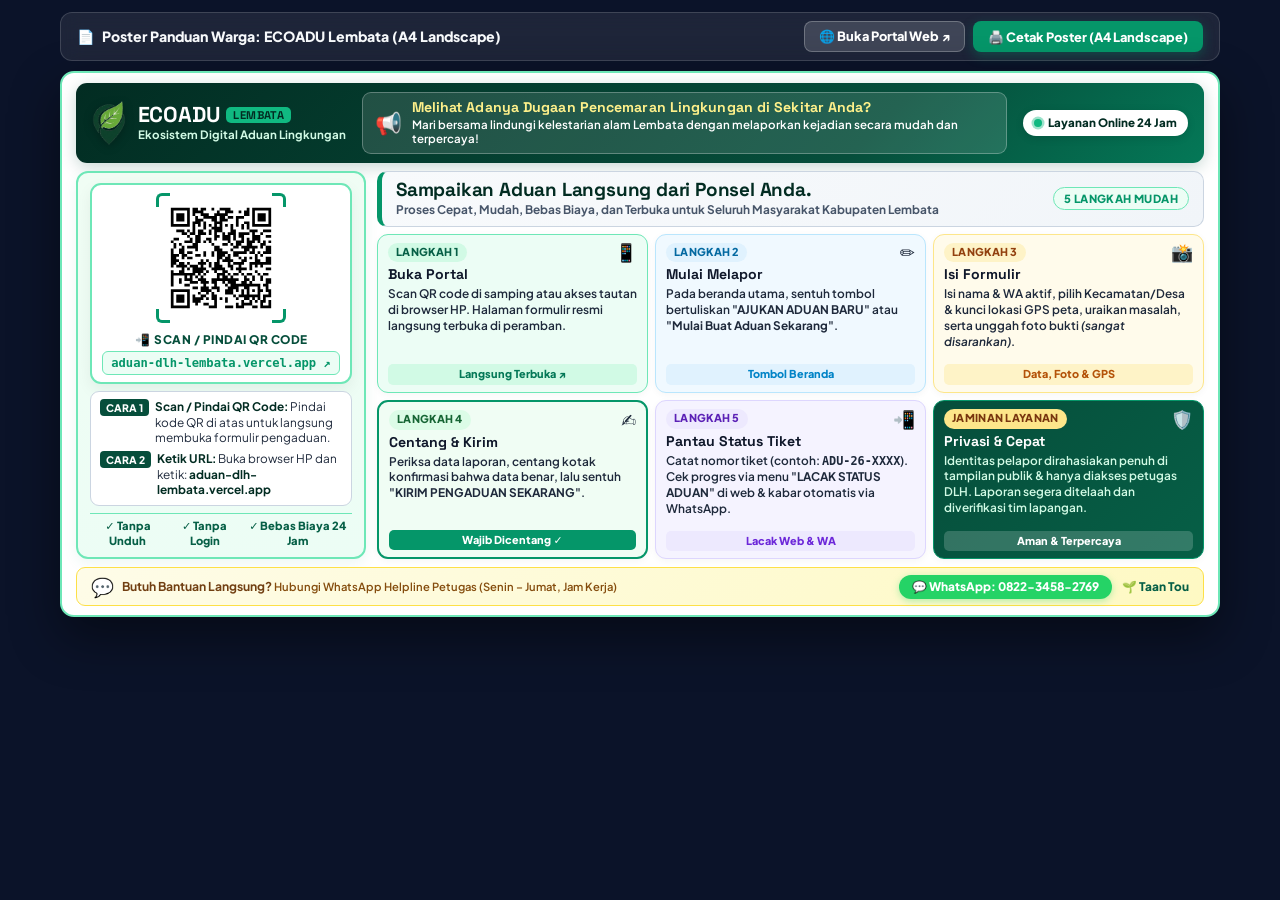
<file: panduan-penggunaan-website.html>
<!DOCTYPE html>
<html lang="id">
<head>
  <meta charset="UTF-8">
  <meta name="viewport" content="width=device-width, initial-scale=1.0">
  <title>Poster Panduan Pengaduan Lingkungan - ECOADU Lembata</title>
  <link rel="preconnect" href="https://fonts.googleapis.com">
  <link rel="preconnect" href="https://fonts.gstatic.com" crossorigin>
  <link href="https://fonts.googleapis.com/css2?family=Plus+Jakarta+Sans:wght@600;700;800;900&family=Space+Grotesk:wght@700;800;900&display=swap" rel="stylesheet">
  
  <style>
    :root {
      --primary: #064e3b;
      --primary-dark: #022c22;
      --primary-mid: #047857;
      --emerald: #059669;
      --emerald-light: #10b981;
      --emerald-soft: #ecfdf5;
      --emerald-border: #6ee7b7;
      --amber: #d97706;
      --amber-soft: #fffbeb;
      --amber-border: #fde68a;
      --blue: #0284c7;
      --blue-soft: #f0f9ff;
      --blue-border: #bae6fd;
      --purple: #7c3aed;
      --purple-soft: #f5f3ff;
      --purple-border: #ddd6fe;
      --slate-dark: #0f172a;
      --slate-body: #1e293b;
      --slate-muted: #475569;
      --slate-border: #cbd5e1;
      --font-main: 'Plus Jakarta Sans', system-ui, -apple-system, sans-serif;
      --font-heading: 'Space Grotesk', system-ui, sans-serif;
    }

    * {
      box-sizing: border-box;
      margin: 0;
      padding: 0;
    }

    body {
      font-family: var(--font-main);
      background: #0b1329;
      color: var(--slate-body);
      min-height: 100vh;
      padding: 12px 10px;
      display: flex;
      flex-direction: column;
      align-items: center;
      line-height: 1.36;
    }

    /* ── ACTION BAR SCREEN ONLY ── */
    .screen-actions {
      max-width: 1160px;
      width: 100%;
      margin: 0 auto 10px;
      display: flex;
      align-items: center;
      justify-content: space-between;
      gap: 12px;
      padding: 8px 16px;
      background: rgba(255, 255, 255, 0.08);
      backdrop-filter: blur(10px);
      border: 1px solid rgba(255, 255, 255, 0.15);
      border-radius: 12px;
      color: #f8fafc;
    }
    .screen-title {
      font-size: 0.88rem;
      font-weight: 800;
      display: flex;
      align-items: center;
      gap: 7px;
    }
    .screen-buttons {
      display: flex;
      gap: 8px;
    }
    .btn-action {
      display: inline-flex;
      align-items: center;
      gap: 6px;
      font-family: var(--font-main);
      font-size: 0.80rem;
      font-weight: 800;
      padding: 6px 14px;
      border-radius: 8px;
      cursor: pointer;
      text-decoration: none;
      border: 1.5px solid transparent;
      transition: all 0.2s;
    }
    .btn-print {
      background: var(--emerald);
      color: #ffffff;
      box-shadow: 0 4px 12px rgba(5, 150, 105, 0.35);
    }
    .btn-print:hover {
      background: #047857;
      transform: translateY(-1px);
    }
    .btn-portal {
      background: rgba(255, 255, 255, 0.15);
      color: #ffffff;
      border-color: rgba(255, 255, 255, 0.25);
    }
    .btn-portal:hover {
      background: rgba(255, 255, 255, 0.25);
    }

    /* ══════════════════════════════════════════════════════════
       KANVAS UTAMA POSTER A4 LANDSCAPE (PENUH, PADAT, PROPORSIONAL)
       ══════════════════════════════════════════════════════════ */
    .poster-canvas {
      width: 100%;
      max-width: 1160px;
      background: #ffffff;
      border-radius: 14px;
      box-shadow: 0 20px 50px rgba(0, 0, 0, 0.45);
      padding: 10px 14px 9px;
      display: flex;
      flex-direction: column;
      gap: 8px;
      border: 2px solid var(--emerald-border);
      position: relative;
    }

    /* ── 1. KOP ATAS POSTER: BRAND ECOADU & KALIMAT AJAKAN WARGA ── */
    .poster-top-header {
      background: linear-gradient(135deg, var(--primary-dark) 0%, var(--primary) 70%, #047857 100%);
      color: #ffffff;
      border-radius: 11px;
      padding: 9px 16px;
      display: flex;
      align-items: center;
      justify-content: space-between;
      gap: 16px;
      box-shadow: 0 4px 16px rgba(6, 78, 59, 0.22);
    }
    .brand-id-group {
      display: flex;
      align-items: center;
      gap: 12px;
      flex-shrink: 0;
    }
    .brand-logo-img {
      height: 46px;
      width: auto;
      object-fit: contain;
      filter: drop-shadow(0 2px 5px rgba(0,0,0,0.3));
    }
    .brand-titles h1 {
      font-family: var(--font-heading);
      font-size: 1.35rem;
      font-weight: 900;
      color: #ffffff;
      line-height: 1.1;
      letter-spacing: -0.2px;
      display: flex;
      align-items: center;
      gap: 6px;
    }
    .brand-titles h1 span.tag-lbt {
      font-size: 0.70rem;
      font-weight: 800;
      background: var(--emerald-light);
      color: var(--primary-dark);
      padding: 2px 7px;
      border-radius: 5px;
      letter-spacing: 0.4px;
    }
    .brand-titles p {
      font-size: 0.72rem;
      color: #d1fae5;
      font-weight: 700;
    }

    /* KALIMAT MENGAJAK WARGA PADA KOP ATAS */
    .callout-invitation-box {
      flex: 1;
      background: rgba(255, 255, 255, 0.12);
      border: 1.5px solid rgba(255, 255, 255, 0.28);
      border-radius: 9px;
      padding: 6px 12px;
      display: flex;
      align-items: center;
      gap: 10px;
    }
    .callout-bell-icon {
      font-size: 1.35rem;
      line-height: 1;
      flex-shrink: 0;
    }
    .callout-invitation-text {
      display: flex;
      flex-direction: column;
      gap: 1px;
    }
    .callout-invitation-text strong {
      font-family: var(--font-heading);
      font-size: 0.88rem;
      font-weight: 900;
      color: #fef08a;
      line-height: 1.25;
      letter-spacing: 0.1px;
    }
    .callout-invitation-text span {
      font-size: 0.72rem;
      color: #ffffff;
      font-weight: 600;
      line-height: 1.25;
    }

    .badge-24h {
      display: flex;
      align-items: center;
      gap: 6px;
      background: #ffffff;
      color: var(--primary-dark);
      font-size: 0.72rem;
      font-weight: 900;
      padding: 5px 11px;
      border-radius: 999px;
      white-space: nowrap;
      flex-shrink: 0;
      box-shadow: 0 2px 8px rgba(0,0,0,0.12);
    }
    .pulse-dot {
      width: 8px;
      height: 8px;
      background: #10b981;
      border-radius: 50%;
      box-shadow: 0 0 0 2.5px rgba(16, 185, 129, 0.4);
    }

    /* ── 2. BODY UTAMA DUA KOLOM BERDAMPINGAN ── */
    .poster-body-grid {
      display: grid;
      grid-template-columns: 290px 1fr;
      gap: 11px;
      align-items: stretch;
      flex: 1;
    }

    /* ── KOLOM KIRI: GERBANG SCAN QR CODE ── */
    .gate-left-column {
      background: linear-gradient(170deg, #f0fdf4 0%, #ecfdf5 100%);
      border: 2px solid var(--emerald-border);
      border-radius: 12px;
      padding: 10px 12px 9px;
      display: flex;
      flex-direction: column;
      justify-content: space-between;
      gap: 7px;
      box-shadow: 0 4px 14px rgba(5, 150, 105, 0.08);
    }

    /* Kartu QR Putih */
    .qr-hero-card {
      background: #ffffff;
      border: 2px solid var(--emerald-border);
      border-radius: 11px;
      padding: 8px 8px 7px;
      text-align: center;
      box-shadow: 0 6px 16px rgba(0, 0, 0, 0.06);
    }
    .qr-frame-box {
      position: relative;
      display: inline-block;
      padding: 4px;
      background: #ffffff;
      border-radius: 8px;
    }
    .reticle-tl { position: absolute; top: 0; left: 0; width: 14px; height: 14px; border-top: 3.5px solid var(--emerald); border-left: 3.5px solid var(--emerald); border-top-left-radius: 6px; }
    .reticle-tr { position: absolute; top: 0; right: 0; width: 14px; height: 14px; border-top: 3.5px solid var(--emerald); border-right: 3.5px solid var(--emerald); border-top-right-radius: 6px; }
    .reticle-bl { position: absolute; bottom: 0; left: 0; width: 14px; height: 14px; border-bottom: 3.5px solid var(--emerald); border-left: 3.5px solid var(--emerald); border-bottom-left-radius: 6px; }
    .reticle-br { position: absolute; bottom: 0; right: 0; width: 14px; height: 14px; border-bottom: 3.5px solid var(--emerald); border-right: 3.5px solid var(--emerald); border-bottom-right-radius: 6px; }

    .qr-image-asset {
      width: 122px;
      height: 122px;
      display: block;
      margin: 0 auto;
    }
    .qr-scan-badge {
      font-size: 0.74rem;
      font-weight: 900;
      color: var(--primary);
      text-transform: uppercase;
      letter-spacing: 0.5px;
      margin-top: 4px;
      display: flex;
      align-items: center;
      justify-content: center;
      gap: 4px;
    }
    .qr-url-link {
      font-family: monospace;
      font-size: 0.76rem;
      font-weight: 900;
      color: var(--emerald);
      background: var(--emerald-soft);
      border: 1px solid var(--emerald-border);
      padding: 3px 8px;
      border-radius: 6px;
      display: inline-block;
      margin-top: 3px;
      text-decoration: none;
    }

    /* Pilihan Akses Cepat */
    .access-steps-box {
      background: #ffffff;
      border: 1.5px solid var(--slate-border);
      border-radius: 9px;
      padding: 7px 9px;
      display: flex;
      flex-direction: column;
      gap: 5px;
      font-size: 0.74rem;
      line-height: 1.32;
    }
    .access-row {
      display: flex;
      align-items: flex-start;
      gap: 6px;
    }
    .access-num-tag {
      background: var(--primary);
      color: #ffffff;
      font-weight: 900;
      font-size: 0.65rem;
      padding: 1.5px 6px;
      border-radius: 4px;
      flex-shrink: 0;
      text-transform: uppercase;
    }
    .access-row strong {
      color: var(--primary-dark);
    }

    /* 3 Keunggulan Layanan */
    .perks-strip {
      display: flex;
      justify-content: space-between;
      gap: 4px;
      font-size: 0.70rem;
      font-weight: 800;
      color: #065f46;
      text-align: center;
      padding-top: 4px;
      border-top: 1.5px solid var(--emerald-border);
    }

    /* ── KOLOM KANAN: HEADLINE RESMI & 6 KARTU ALUR LENGKAP ── */
    .flow-right-column {
      display: flex;
      flex-direction: column;
      justify-content: space-between;
      gap: 7px;
      height: 100%;
    }

    /* HEADLINE PESANAN PENGGUNA */
    .right-headline-strip {
      background: linear-gradient(135deg, #f8fafc 0%, #f1f5f9 100%);
      border: 1.5px solid var(--slate-border);
      border-radius: 10px;
      padding: 7px 14px;
      display: flex;
      align-items: center;
      justify-content: space-between;
      gap: 12px;
      border-left: 5px solid var(--emerald);
    }
    .headline-titles h2 {
      font-family: var(--font-heading);
      font-size: 1.18rem;
      font-weight: 900;
      color: var(--primary-dark);
      letter-spacing: -0.2px;
      line-height: 1.2;
    }
    .headline-titles p {
      font-size: 0.74rem;
      color: var(--slate-muted);
      font-weight: 700;
      margin-top: 1px;
    }
    .step-count-pill {
      font-size: 0.70rem;
      font-weight: 900;
      color: var(--emerald);
      background: var(--emerald-soft);
      border: 1.5px solid var(--emerald-border);
      padding: 3px 10px;
      border-radius: 999px;
      text-transform: uppercase;
      letter-spacing: 0.4px;
      white-space: nowrap;
    }

    /* ── GRID 6 KARTU (2 BARIS × 3 KOLOM) DENGAN HURUF MANTAP ── */
    .journey-grid {
      flex: 1 1 0;
      display: grid;
      grid-template-columns: repeat(3, 1fr);
      grid-template-rows: repeat(2, 1fr);
      gap: 7px;
    }
    .journey-card {
      background: #ffffff;
      border: 1.5px solid var(--slate-border);
      border-radius: 11px;
      padding: 8px 10px 7px;
      display: flex;
      flex-direction: column;
      justify-content: space-between;
      gap: 3px;
      box-shadow: 0 2px 7px rgba(0, 0, 0, 0.04);
    }
    .jc-head {
      display: flex;
      align-items: center;
      justify-content: space-between;
      gap: 4px;
    }
    .jc-step-badge {
      font-size: 0.68rem;
      font-weight: 900;
      padding: 2.5px 8px;
      border-radius: 999px;
      text-transform: uppercase;
      letter-spacing: 0.3px;
    }
    .jc-icon {
      font-size: 1.12rem;
      line-height: 1;
    }

    .journey-card h3 {
      font-family: var(--font-heading);
      font-size: 0.88rem;
      font-weight: 900;
      color: var(--slate-dark);
      line-height: 1.2;
      margin: 1px 0 0 0;
    }
    .journey-card p {
      font-size: 0.74rem;
      color: var(--slate-body);
      font-weight: 600;
      line-height: 1.34;
      margin: 0;
      flex: 1;
    }
    .jc-bottom-tag {
      font-size: 0.68rem;
      font-weight: 900;
      padding: 3px 6px;
      border-radius: 5px;
      text-align: center;
      margin-top: auto;
    }

    /* Warna Kartu yang Cerah & Menarik */
    .card-t1 { background: var(--emerald-soft); border-color: var(--emerald-border); }
    .card-t1 .jc-step-badge { background: #d1fae5; color: #065f46; }
    .card-t1 .jc-bottom-tag { background: #d1fae5; color: #047857; }

    .card-t2 { background: var(--blue-soft); border-color: var(--blue-border); }
    .card-t2 .jc-step-badge { background: #e0f2fe; color: #0369a1; }
    .card-t2 .jc-bottom-tag { background: #e0f2fe; color: #0284c7; }

    .card-t3 { background: var(--amber-soft); border-color: var(--amber-border); }
    .card-t3 .jc-step-badge { background: #fef3c7; color: #92400e; }
    .card-t3 .jc-bottom-tag { background: #fef3c7; color: #b45309; }

    .card-t4 { background: #f0fdf4; border-color: var(--emerald); border-width: 2px; }
    .card-t4 .jc-step-badge { background: #dcfce7; color: #166534; }
    .card-t4 .jc-bottom-tag { background: var(--emerald); color: #ffffff; }

    .card-t5 { background: var(--purple-soft); border-color: var(--purple-border); }
    .card-t5 .jc-step-badge { background: #ede9fe; color: #5b21b6; }
    .card-t5 .jc-bottom-tag { background: #ede9fe; color: #6d28d9; }

    .card-t6 { background: linear-gradient(135deg, #064e3b 0%, #065f46 100%); border-color: var(--emerald); color: #ffffff; }
    .card-t6 .jc-step-badge { background: #fde68a; color: #78350f; }
    .card-t6 h3 { color: #ffffff; }
    .card-t6 p { color: #d1fae5; }
    .card-t6 .jc-bottom-tag { background: rgba(255, 255, 255, 0.18); color: #ffffff; }

    /* ── 3. FOOTER HELPLINE WHATSAPP & SLOGAN ── */
    .poster-bottom-footer {
      background: linear-gradient(135deg, #fefce8 0%, #fef9c3 100%);
      border: 1.5px solid #fde047;
      border-radius: 9px;
      padding: 6px 14px;
      display: flex;
      align-items: center;
      justify-content: space-between;
      gap: 12px;
      font-size: 0.74rem;
    }
    .footer-left-info {
      display: flex;
      align-items: center;
      gap: 8px;
    }
    .footer-left-info strong {
      color: #713f12;
      font-size: 0.76rem;
    }
    .footer-left-info span {
      color: #854d0e;
      font-size: 0.70rem;
      font-weight: 600;
    }
    .footer-right-actions {
      display: flex;
      align-items: center;
      gap: 10px;
    }
    .helpline-btn-wa {
      background: #25d366;
      color: #ffffff;
      padding: 4px 13px;
      border-radius: 999px;
      font-weight: 900;
      font-size: 0.74rem;
      text-decoration: none;
      display: inline-flex;
      align-items: center;
      gap: 5px;
      box-shadow: 0 2px 7px rgba(37, 211, 102, 0.35);
      transition: all 0.2s;
    }
    .helpline-btn-wa:hover {
      background: #1eb956;
      transform: translateY(-1px);
    }
    .slogan-taantou {
      font-weight: 900;
      color: #065f46;
      font-size: 0.74rem;
    }

    /* ══════════════════════════════════════════════════════════
       MEDIA PRINT A4 LANDSCAPE - 1 LEMBAR PAS TANPA SISA KOSONG
       ══════════════════════════════════════════════════════════ */
    @page {
      size: A4 landscape;
      margin: 4mm 6mm;
    }

    @media print {
      * {
        -webkit-print-color-adjust: exact !important;
        print-color-adjust: exact !important;
      }
      html, body {
        width: 100% !important;
        height: 100% !important;
        max-height: 202mm !important;
        background: #ffffff !important;
        padding: 0 !important;
        margin: 0 !important;
        overflow: hidden !important;
      }
      .screen-actions {
        display: none !important;
      }
      .poster-canvas {
        max-width: 100% !important;
        width: 100% !important;
        height: 198mm !important;
        max-height: 198mm !important;
        border: 2px solid var(--emerald) !important;
        box-shadow: none !important;
        border-radius: 10px !important;
        padding: 8px 10px !important;
        gap: 6px !important;
        justify-content: space-between !important;
        page-break-inside: avoid !important;
        break-inside: avoid !important;
      }
      .poster-top-header {
        padding: 7px 12px !important;
      }
      .brand-titles h1 {
        font-size: 1.25rem !important;
      }
      .callout-invitation-text strong {
        font-size: 0.84rem !important;
      }
      .callout-invitation-text span {
        font-size: 0.70rem !important;
      }
      .poster-body-grid {
        grid-template-columns: 280px 1fr !important;
        gap: 9px !important;
      }
      .qr-image-asset {
        width: 118px !important;
        height: 118px !important;
      }
      .right-headline-strip {
        padding: 6px 12px !important;
      }
      .headline-titles h2 {
        font-size: 1.12rem !important;
      }
      .journey-grid {
        gap: 6px !important;
      }
      .journey-card {
        padding: 7px 9px 6px !important;
      }
      .journey-card h3 {
        font-size: 0.85rem !important;
      }
      .journey-card p {
        font-size: 0.72rem !important;
        line-height: 1.3 !important;
      }
      .poster-bottom-footer {
        padding: 5px 12px !important;
      }
      .btn-action, .no-print {
        display: none !important;
      }
      a {
        text-decoration: none !important;
        color: inherit !important;
      }
    }
  </style>
</head>
<body>

  <!-- SCREEN FLOATING ACTION BAR -->
  <header class="screen-actions">
    <div class="screen-title">
      <span>📄</span> Poster Panduan Warga: ECOADU Lembata (A4 Landscape)
    </div>
    <div class="screen-buttons">
      <a href="https://aduan-dlh-lembata.vercel.app/" target="_blank" class="btn-action btn-portal">
        🌐 Buka Portal Web ↗
      </a>
      <button onclick="window.print()" class="btn-action btn-print">
        🖨️ Cetak Poster (A4 Landscape)
      </button>
    </div>
  </header>

  <!-- KANVAS UTAMA POSTER A4 LANDSCAPE (1 LEMBAR PAS & PADAT) -->
  <main class="poster-canvas">

    <!-- 1. KOP ATAS: BRAND ECOADU & KALIMAT AJAKAN WARGA -->
    <header class="poster-top-header">
      <!-- Identitas Brand ECOADU -->
      <div class="brand-id-group">
        <img src="assets/logo-ecoadu.png" alt="Logo ECOADU" class="brand-logo-img" onerror="this.onerror=null; this.src='assets/logo-ecoadu-full.png';">
        <div class="brand-titles">
          <h1>ECOADU <span class="tag-lbt">LEMBATA</span></h1>
          <p>Ekosistem Digital Aduan Lingkungan</p>
        </div>
      </div>

      <!-- KOTAK SPANDUK MENGAJAK WARGA MELIHAT DUGAAN PENCEMARAN -->
      <div class="callout-invitation-box">
        <span class="callout-bell-icon">📢</span>
        <div class="callout-invitation-text">
          <strong>Melihat Adanya Dugaan Pencemaran Lingkungan di Sekitar Anda?</strong>
          <span>Mari bersama lindungi kelestarian alam Lembata dengan melaporkan kejadian secara mudah dan terpercaya!</span>
        </div>
      </div>

      <!-- Badge Layanan 24 Jam -->
      <div class="badge-24h">
        <span class="pulse-dot"></span>
        <span>Layanan Online 24 Jam</span>
      </div>
    </header>

    <!-- 2. BODY UTAMA DUA KOLOM BERDAMPINGAN -->
    <div class="poster-body-grid">

      <!-- KOLOM KIRI: GERBANG SCAN QR CODE -->
      <aside class="gate-left-column">
        <!-- Kartu QR Putih Bersih -->
        <div class="qr-hero-card">
          <div class="qr-frame-box">
            <div class="reticle-tl"></div>
            <div class="reticle-tr"></div>
            <div class="reticle-bl"></div>
            <div class="reticle-br"></div>
            <img 
              src="assets/qr-code-ecoadu.svg" 
              alt="QR Code Resmi ECOADU Lembata" 
              class="qr-image-asset"
              onerror="this.onerror=null; this.src='assets/qr-code-ecoadu.png';"
            >
          </div>
          <div class="qr-scan-badge">
            <span>📲</span> Scan / Pindai QR Code
          </div>
          <a href="https://aduan-dlh-lembata.vercel.app/" target="_blank" class="qr-url-link" title="Buka Portal Langsung">
            aduan-dlh-lembata.vercel.app ↗
          </a>
        </div>

        <!-- 2 Langkah Akses Cepat -->
        <div class="access-steps-box">
          <div class="access-row">
            <span class="access-num-tag">Cara 1</span>
            <div><strong>Scan / Pindai QR Code:</strong> Pindai kode QR di atas untuk langsung membuka formulir pengaduan.</div>
          </div>
          <div class="access-row">
            <span class="access-num-tag">Cara 2</span>
            <div><strong>Ketik URL:</strong> Buka browser HP dan ketik: <strong>aduan-dlh-lembata.vercel.app</strong></div>
          </div>
        </div>

        <!-- 3 Keunggulan Ramah Warga -->
        <div class="perks-strip">
          <span>✓ Tanpa Unduh</span>
          <span>✓ Tanpa Login</span>
          <span>✓ Bebas Biaya 24 Jam</span>
        </div>
      </aside>

      <!-- KOLOM KANAN: HEADLINE RESMI & 6 KARTU ALUR PENGADUAN LENGKAP -->
      <main class="flow-right-column">

        <!-- HEADLINE UTAMA PESANAN PENGGUNA -->
        <section class="right-headline-strip">
          <div class="headline-titles">
            <h2>Sampaikan Aduan Langsung dari Ponsel Anda.</h2>
            <p>Proses Cepat, Mudah, Bebas Biaya, dan Terbuka untuk Seluruh Masyarakat Kabupaten Lembata</p>
          </div>
          <div class="step-count-pill">5 Langkah Mudah</div>
        </section>

        <!-- GRID 6 KARTU ALUR LENGKAP DENGAN HURUF MANTAP -->
        <section class="journey-grid">
          
          <!-- Langkah 1 -->
          <article class="journey-card card-t1">
            <div class="jc-head">
              <span class="jc-step-badge">Langkah 1</span>
              <span class="jc-icon">📱</span>
            </div>
            <h3>Buka Portal</h3>
            <p>Scan QR code di samping atau akses tautan di browser HP. Halaman formulir resmi langsung terbuka di peramban.</p>
            <div class="jc-bottom-tag">Langsung Terbuka ↗</div>
          </article>

          <!-- Langkah 2 -->
          <article class="journey-card card-t2">
            <div class="jc-head">
              <span class="jc-step-badge">Langkah 2</span>
              <span class="jc-icon">✏️</span>
            </div>
            <h3>Mulai Melapor</h3>
            <p>Pada beranda utama, sentuh tombol bertuliskan <strong>"AJUKAN ADUAN BARU"</strong> atau <strong>"Mulai Buat Aduan Sekarang"</strong>.</p>
            <div class="jc-bottom-tag">Tombol Beranda</div>
          </article>

          <!-- Langkah 3 -->
          <article class="journey-card card-t3">
            <div class="jc-head">
              <span class="jc-step-badge">Langkah 3</span>
              <span class="jc-icon">📸</span>
            </div>
            <h3>Isi Formulir</h3>
            <p>Isi nama &amp; WA aktif, pilih Kecamatan/Desa &amp; kunci lokasi GPS peta, uraikan masalah, serta unggah foto bukti <em>(sangat disarankan)</em>.</p>
            <div class="jc-bottom-tag">Data, Foto &amp; GPS</div>
          </article>

          <!-- Langkah 4 -->
          <article class="journey-card card-t4">
            <div class="jc-head">
              <span class="jc-step-badge">Langkah 4</span>
              <span class="jc-icon">✍️</span>
            </div>
            <h3>Centang &amp; Kirim</h3>
            <p>Periksa data laporan, centang kotak konfirmasi bahwa data benar, lalu sentuh <strong>"KIRIM PENGADUAN SEKARANG"</strong>.</p>
            <div class="jc-bottom-tag">Wajib Dicentang ✓</div>
          </article>

          <!-- Langkah 5 -->
          <article class="journey-card card-t5">
            <div class="jc-head">
              <span class="jc-step-badge">Langkah 5</span>
              <span class="jc-icon">📲</span>
            </div>
            <h3>Pantau Status Tiket</h3>
            <p>Catat nomor tiket (contoh: <code>ADU-26-XXXX</code>). Cek progres via menu <strong>"LACAK STATUS ADUAN"</strong> di web &amp; kabar otomatis via WhatsApp.</p>
            <div class="jc-bottom-tag">Lacak Web &amp; WA</div>
          </article>

          <!-- Kartu 6: Jaminan Layanan Warga -->
          <article class="journey-card card-t6">
            <div class="jc-head">
              <span class="jc-step-badge">Jaminan Layanan</span>
              <span class="jc-icon">🛡️</span>
            </div>
            <h3>Privasi &amp; Cepat</h3>
            <p>Identitas pelapor dirahasiakan penuh di tampilan publik &amp; hanya diakses petugas DLH. Laporan segera ditelaah dan diverifikasi tim lapangan.</p>
            <div class="jc-bottom-tag">Aman &amp; Terpercaya</div>
          </article>

        </section>

      </main>

    </div>

    <!-- 3. FOOTER HELPLINE WHATSAPP & SLOGAN -->
    <footer class="poster-bottom-footer">
      <div class="footer-left-info">
        <span style="font-size: 1.15rem;">💬</span>
        <div>
          <strong>Butuh Bantuan Langsung?</strong>
          <span>Hubungi WhatsApp Helpline Petugas (Senin – Jumat, Jam Kerja)</span>
        </div>
      </div>
      <div class="footer-right-actions">
        <a href="https://wa.me/6282234582769" target="_blank" class="helpline-btn-wa" title="Hubungi Petugas via WhatsApp">
          <span>💬 WhatsApp: 0822-3458-2769</span>
        </a>
        <span class="slogan-taantou">🌱 Taan Tou</span>
      </div>
    </footer>

  </main>

</body>
</html>
</file>
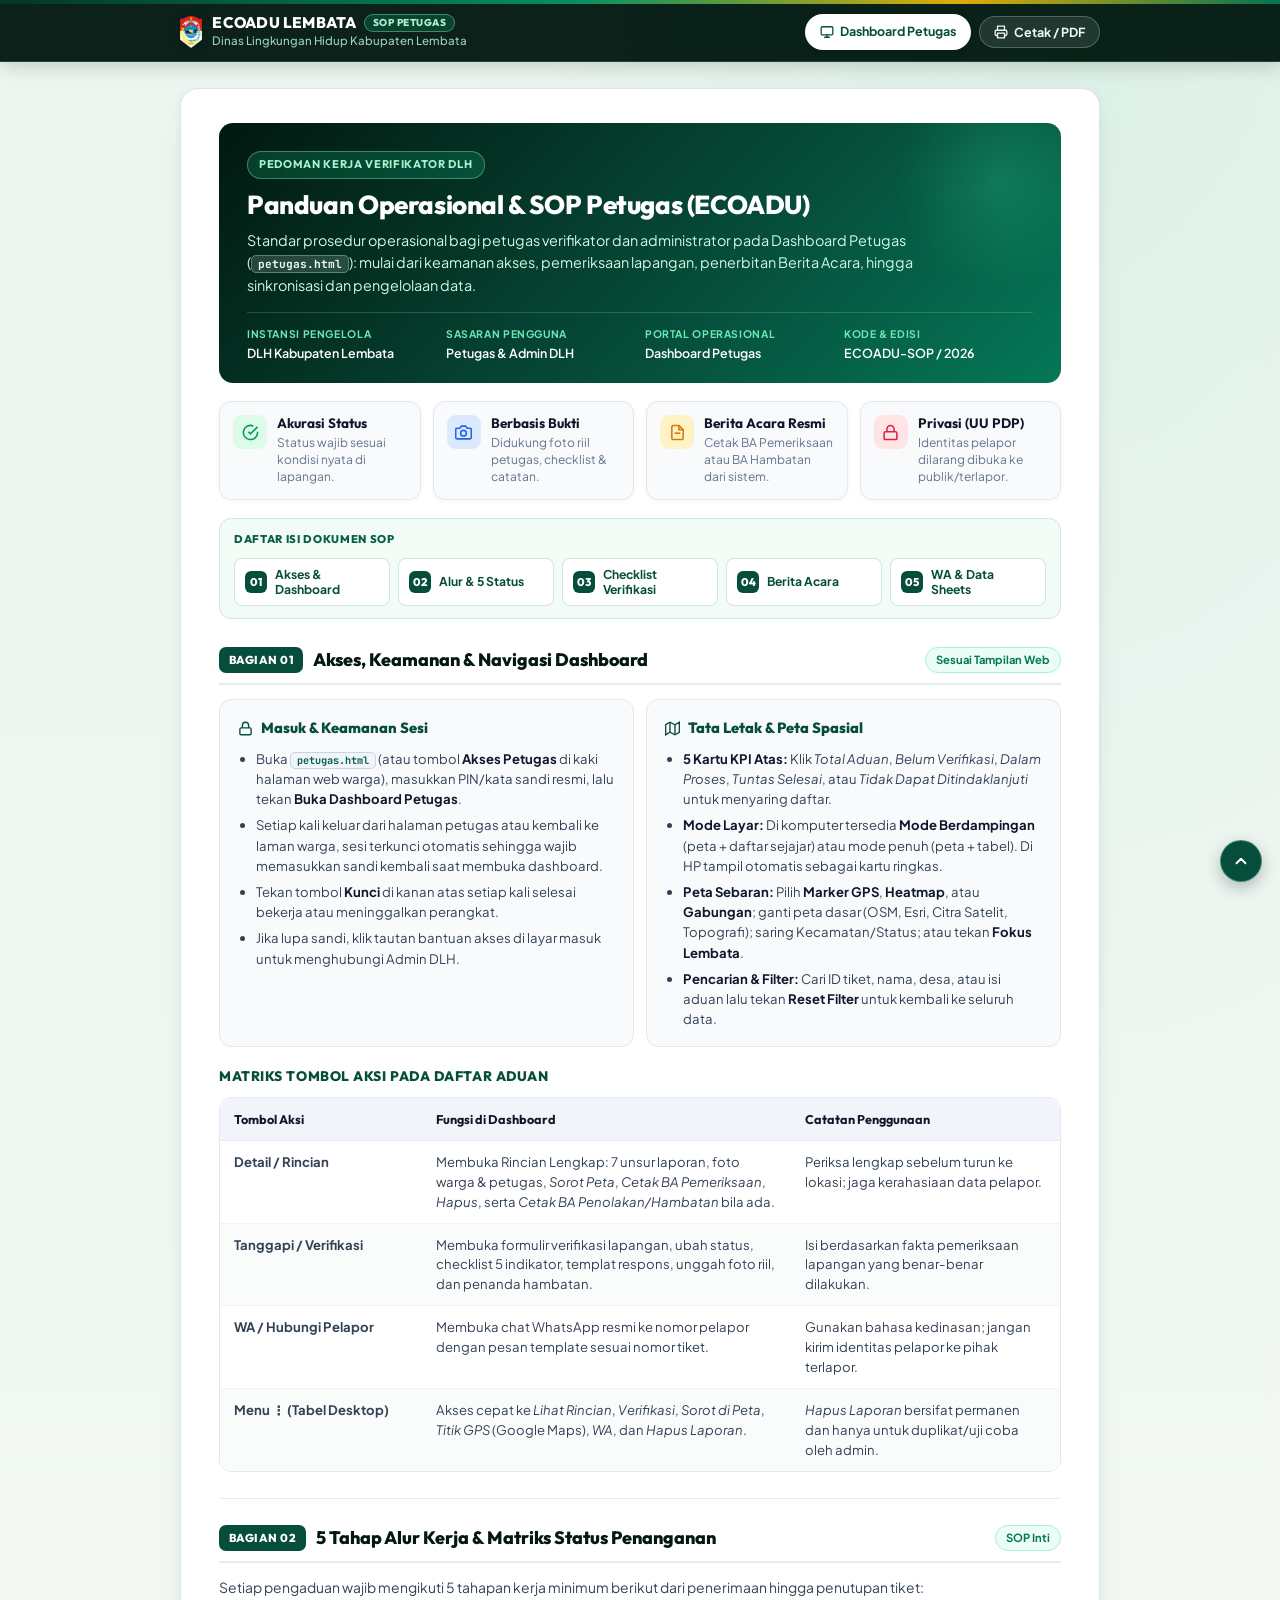
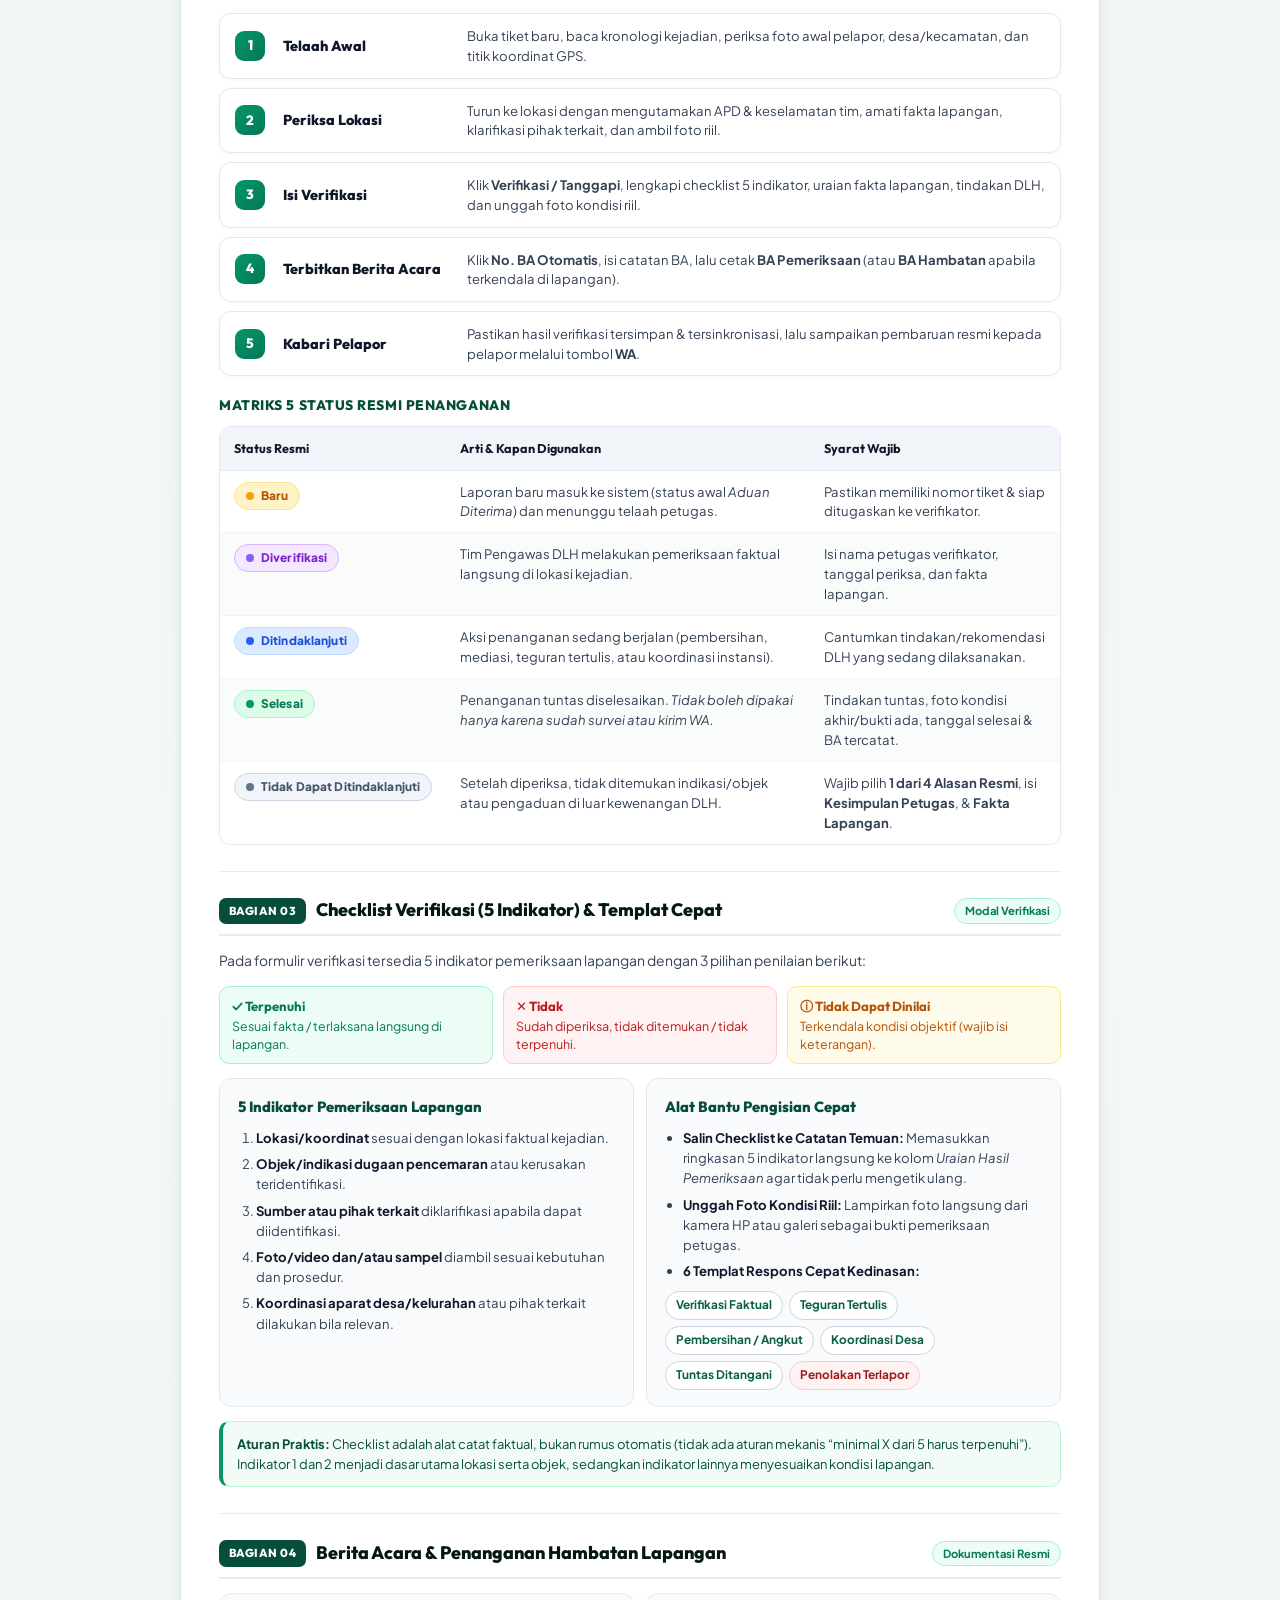
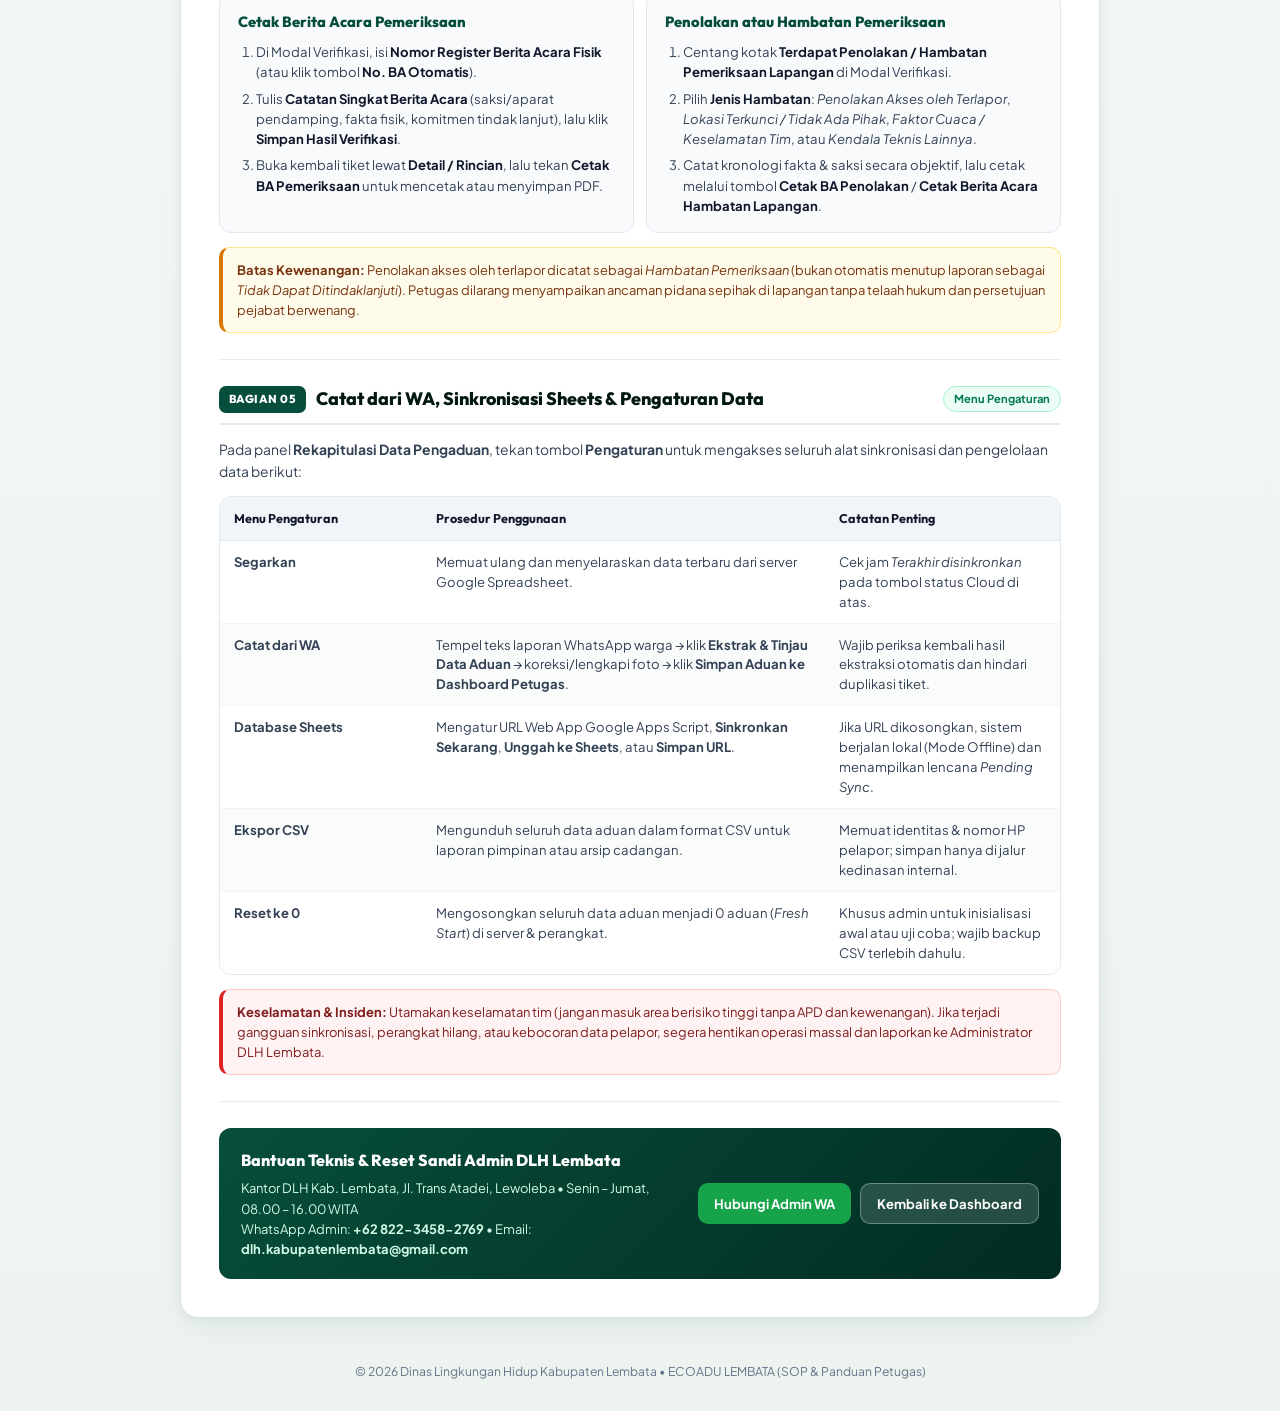
<file: panduan-sop.html>
<!DOCTYPE html>
<html lang="id">

<head>
  <meta charset="UTF-8">
  <meta name="viewport" content="width=device-width, initial-scale=1.0">
  <meta name="theme-color" content="#064e3b">
  <meta name="description"
    content="Panduan Operasional &amp; SOP Ringkas Petugas Verifikator ECOADU LEMBATA — Dinas Lingkungan Hidup Kabupaten Lembata.">
  <title>Panduan &amp; SOP Petugas — ECOADU LEMBATA</title>

  <link rel="icon" type="image/png" href="assets/logo-ecoadu.png">
  <link rel="apple-touch-icon" href="assets/logo-ecoadu.png">

  <link rel="preconnect" href="https://fonts.googleapis.com">
  <link rel="preconnect" href="https://fonts.gstatic.com" crossorigin>
  <link
    href="https://fonts.googleapis.com/css2?family=JetBrains+Mono:wght@600;700&family=Outfit:wght@600;700;800&family=Plus+Jakarta+Sans:wght@400;500;600;700;800&display=swap"
    rel="stylesheet">

  <style>
    /* ==========================================================================
       1. SISTEM DESAIN DOKUMEN RESMI ECOADU LEMBATA (PANDUAN & SOP PETUGAS)
       ========================================================================== */
    :root {
      --bg-page: #f1f6f3;
      --bg-surface: #ffffff;
      --bg-soft: #f8fafc;
      --bg-mint: #ecfdf5;
      --bg-mint-soft: #f2fbf6;

      --emerald-950: #021810;
      --emerald-900: #064e3b;
      --emerald-800: #065f46;
      --emerald-700: #047857;
      --emerald-600: #059669;
      --emerald-500: #10b981;
      --emerald-200: #a7f3d0;
      --emerald-100: #d1fae5;

      --text-main: #0f172a;
      --text-body: #334155;
      --text-muted: #64748b;

      --border-soft: #e2e8f0;
      --border-card: #d9e6de;

      --font-heading: 'Outfit', system-ui, -apple-system, sans-serif;
      --font-body: 'Plus Jakarta Sans', system-ui, -apple-system, sans-serif;
      --font-mono: 'JetBrains Mono', ui-monospace, monospace;

      --radius-sm: 8px;
      --radius-md: 12px;
      --radius-lg: 18px;
      --shadow-paper: 0 12px 32px -10px rgba(6, 78, 59, 0.11), 0 2px 8px rgba(15, 23, 42, 0.04);
      --shadow-card: 0 1px 4px rgba(15, 23, 42, 0.04);
    }

    *,
    *::before,
    *::after {
      box-sizing: border-box;
      margin: 0;
      padding: 0;
    }

    html {
      scroll-behavior: smooth;
      font-size: 16px;
      -webkit-text-size-adjust: 100%;
    }

    body {
      font-family: var(--font-body);
      color: var(--text-body);
      background-color: var(--bg-page);
      background-image:
        radial-gradient(ellipse 70% 35% at 85% 0%, rgba(16, 185, 129, 0.08) 0%, transparent 70%),
        linear-gradient(180deg, #edf5f0 0%, #f5f9f6 55%, #edf3ef 100%);
      line-height: 1.6;
      min-height: 100vh;
      overflow-x: hidden;
      -webkit-font-smoothing: antialiased;
    }

    /* ==========================================================================
       2. TOPBAR NAVIGASI RESMI
       ========================================================================== */
    .nature-ribbon {
      height: 4px;
      width: 100%;
      background: linear-gradient(90deg, #043927 0%, #059669 45%, #eab308 75%, #047857 100%);
    }

    .top-bar {
      position: sticky;
      top: 0;
      z-index: 100;
      background: rgba(2, 24, 16, 0.96);
      backdrop-filter: blur(12px);
      -webkit-backdrop-filter: blur(12px);
      border-bottom: 1px solid rgba(167, 243, 208, 0.15);
      color: #ffffff;
      box-shadow: 0 4px 18px rgba(2, 24, 16, 0.18);
    }

    .top-bar-inner {
      max-width: 960px;
      margin: 0 auto;
      padding: 10px 20px;
      display: flex;
      align-items: center;
      justify-content: space-between;
      gap: 12px;
    }

    .brand-link {
      display: flex;
      align-items: center;
      gap: 10px;
      text-decoration: none;
      color: #ffffff;
      min-width: 0;
    }

    .brand-logos {
      display: flex;
      align-items: center;
      gap: 6px;
      flex-shrink: 0;
    }

    .brand-logos img {
      height: 32px;
      width: auto;
      object-fit: contain;
      filter: drop-shadow(0 2px 4px rgba(0, 0, 0, 0.25));
    }

    .brand-text {
      display: flex;
      flex-direction: column;
      min-width: 0;
    }

    .brand-title {
      font-family: var(--font-heading);
      font-size: 0.96rem;
      font-weight: 800;
      letter-spacing: 0.015em;
      color: #ffffff;
      display: flex;
      align-items: center;
      gap: 7px;
      line-height: 1.2;
    }

    .brand-pill {
      background: rgba(16, 185, 129, 0.22);
      border: 1px solid rgba(110, 231, 183, 0.45);
      color: #a7f3d0;
      font-size: 0.62rem;
      font-weight: 800;
      padding: 2px 8px;
      border-radius: 999px;
      letter-spacing: 0.05em;
      text-transform: uppercase;
      white-space: nowrap;
    }

    .brand-sub {
      font-size: 0.72rem;
      color: #9ad1b9;
      font-weight: 500;
      white-space: nowrap;
      overflow: hidden;
      text-overflow: ellipsis;
    }

    .top-actions {
      display: flex;
      align-items: center;
      gap: 8px;
      flex-shrink: 0;
    }

    .btn-top {
      display: inline-flex;
      align-items: center;
      justify-content: center;
      gap: 6px;
      font-family: var(--font-body);
      font-size: 0.78rem;
      font-weight: 700;
      padding: 7px 14px;
      border-radius: 999px;
      text-decoration: none;
      border: 1px solid transparent;
      cursor: pointer;
      white-space: nowrap;
      transition: transform 0.15s ease, background-color 0.16s ease, border-color 0.16s ease;
    }

    .btn-top:hover {
      transform: translateY(-1px);
    }

    .btn-top-portal {
      background: #ffffff;
      color: var(--emerald-900);
      box-shadow: 0 2px 8px rgba(0, 0, 0, 0.15);
    }

    .btn-top-portal:hover {
      background: #ecfdf5;
    }

    .btn-top-print {
      background: rgba(255, 255, 255, 0.1);
      color: #ecfdf5;
      border-color: rgba(167, 243, 208, 0.28);
    }

    .btn-top-print:hover {
      background: rgba(255, 255, 255, 0.18);
      border-color: rgba(167, 243, 208, 0.48);
    }

    /* ==========================================================================
       3. LEMBAR DOKUMEN PROPORSIONAL (A4 EDITORIAL)
       ========================================================================== */
    .doc-wrap {
      max-width: 960px;
      margin: 26px auto 44px;
      padding: 0 20px;
    }

    .doc-paper {
      background: var(--bg-surface);
      border: 1px solid var(--border-card);
      border-radius: var(--radius-lg);
      box-shadow: var(--shadow-paper);
      padding: 34px 38px 38px;
    }

    /* ==========================================================================
       4. KEPALA DOKUMEN (HERO & METADATA SOP)
       ========================================================================== */
    .guide-hero {
      background: linear-gradient(135deg, #021810 0%, #064e3b 60%, #047857 100%);
      color: #ffffff;
      border-radius: 14px;
      padding: 26px 28px 22px;
      margin-bottom: 18px;
      position: relative;
      overflow: hidden;
    }

    .guide-hero::after {
      content: '';
      position: absolute;
      right: -45px;
      top: -45px;
      width: 210px;
      height: 210px;
      border-radius: 50%;
      background: radial-gradient(circle, rgba(52, 211, 153, 0.22) 0%, transparent 70%);
      pointer-events: none;
    }

    .hero-badge {
      display: inline-flex;
      align-items: center;
      gap: 6px;
      background: rgba(16, 185, 129, 0.22);
      border: 1px solid rgba(167, 243, 208, 0.36);
      color: #a7f3d0;
      font-family: var(--font-heading);
      font-size: 0.7rem;
      font-weight: 700;
      letter-spacing: 0.06em;
      text-transform: uppercase;
      padding: 4px 11px;
      border-radius: 999px;
      margin-bottom: 10px;
      position: relative;
      z-index: 1;
    }

    .guide-hero h1 {
      font-family: var(--font-heading);
      font-size: 1.62rem;
      font-weight: 800;
      line-height: 1.24;
      letter-spacing: -0.015em;
      margin-bottom: 8px;
      position: relative;
      z-index: 1;
    }

    .guide-hero p {
      font-size: 0.9rem;
      color: #d1fae5;
      max-width: 730px;
      line-height: 1.56;
      position: relative;
      z-index: 1;
    }

    .guide-hero .code-tag {
      background: rgba(255, 255, 255, 0.14);
      color: #ecfdf5;
      border-color: rgba(167, 243, 208, 0.35);
    }

    .hero-meta-bar {
      margin-top: 16px;
      padding-top: 13px;
      border-top: 1px solid rgba(167, 243, 208, 0.2);
      display: grid;
      grid-template-columns: repeat(4, minmax(0, 1fr));
      gap: 10px;
      position: relative;
      z-index: 1;
    }

    .hero-meta-item {
      display: flex;
      flex-direction: column;
      gap: 2px;
      min-width: 0;
    }

    .hero-meta-label {
      font-size: 0.65rem;
      font-weight: 700;
      text-transform: uppercase;
      letter-spacing: 0.06em;
      color: #6ee7b7;
    }

    .hero-meta-val {
      font-size: 0.78rem;
      font-weight: 600;
      color: #ffffff;
      line-height: 1.3;
    }

    /* ==========================================================================
       5. 4 PRINSIP KERJA & DAFTAR ISI CEPAT
       ========================================================================== */
    .promise-grid {
      display: grid;
      grid-template-columns: repeat(4, minmax(0, 1fr));
      gap: 12px;
      margin-bottom: 18px;
    }

    .promise-card {
      background: var(--bg-soft);
      border: 1px solid var(--border-soft);
      border-radius: var(--radius-md);
      padding: 13px;
      display: flex;
      align-items: flex-start;
      gap: 10px;
      height: 100%;
      box-shadow: var(--shadow-card);
    }

    .promise-icon {
      width: 34px;
      height: 34px;
      border-radius: 9px;
      display: inline-flex;
      align-items: center;
      justify-content: center;
      flex-shrink: 0;
    }

    .promise-icon.is-green { background: #dcfce7; color: #059669; }
    .promise-icon.is-blue { background: #dbeafe; color: #2563eb; }
    .promise-icon.is-amber { background: #fef3c7; color: #d97706; }
    .promise-icon.is-rose { background: #ffe4e6; color: #e11d48; }

    .promise-title {
      font-family: var(--font-heading);
      font-size: 0.85rem;
      font-weight: 700;
      color: var(--text-main);
      line-height: 1.25;
      margin-bottom: 3px;
    }

    .promise-desc {
      font-size: 0.75rem;
      color: var(--text-muted);
      line-height: 1.4;
    }

    /* Daftar Isi / Navigasi Cepat */
    .toc-wrap {
      margin-bottom: 28px;
      padding: 12px 14px;
      background: var(--bg-mint-soft);
      border: 1px solid #ccebd9;
      border-radius: var(--radius-md);
    }

    .toc-label {
      font-family: var(--font-heading);
      font-size: 0.7rem;
      font-weight: 800;
      letter-spacing: 0.06em;
      text-transform: uppercase;
      color: var(--emerald-800);
      margin-bottom: 9px;
    }

    .quick-nav {
      display: grid;
      grid-template-columns: repeat(5, minmax(0, 1fr));
      gap: 8px;
    }

    .quick-nav-item {
      display: flex;
      align-items: center;
      gap: 8px;
      padding: 8px 10px;
      background: #ffffff;
      border: 1px solid #d1e7da;
      border-radius: var(--radius-sm);
      text-decoration: none;
      color: var(--emerald-900);
      font-size: 0.76rem;
      font-weight: 700;
      line-height: 1.25;
      transition: border-color 0.15s ease, transform 0.15s ease, box-shadow 0.15s ease, background-color 0.15s ease;
    }

    .quick-nav-item:hover {
      border-color: var(--emerald-600);
      background: #f0fdf4;
      transform: translateY(-1px);
      box-shadow: 0 3px 10px rgba(5, 150, 105, 0.11);
    }

    .qn-num {
      width: 22px;
      height: 22px;
      border-radius: 6px;
      background: var(--emerald-900);
      color: #ffffff;
      font-family: var(--font-heading);
      font-size: 0.7rem;
      font-weight: 800;
      display: inline-flex;
      align-items: center;
      justify-content: center;
      flex-shrink: 0;
    }

    /* ==========================================================================
       6. STRUKTUR BAGIAN DOKUMEN SERAGAM
       ========================================================================== */
    .guide-section {
      padding-top: 26px;
      margin-top: 26px;
      border-top: 1px solid #e6efe9;
      scroll-margin-top: 74px;
    }

    .guide-section.is-first {
      padding-top: 0;
      margin-top: 0;
      border-top: none;
    }

    .sec-head {
      display: flex;
      align-items: center;
      justify-content: space-between;
      gap: 10px;
      padding-bottom: 10px;
      margin-bottom: 14px;
      border-bottom: 2px solid #e4efe8;
    }

    .sec-title-group {
      display: flex;
      align-items: center;
      gap: 10px;
      min-width: 0;
    }

    .sec-num {
      display: inline-flex;
      align-items: center;
      justify-content: center;
      padding: 4px 10px;
      border-radius: 7px;
      background: var(--emerald-900);
      color: #ffffff;
      font-family: var(--font-heading);
      font-size: 0.72rem;
      font-weight: 800;
      letter-spacing: 0.04em;
      white-space: nowrap;
      flex-shrink: 0;
    }

    .sec-title {
      font-family: var(--font-heading);
      font-size: 1.12rem;
      font-weight: 800;
      color: var(--emerald-950);
      line-height: 1.28;
    }

    .sec-tag {
      font-size: 0.7rem;
      font-weight: 700;
      color: var(--emerald-700);
      background: var(--bg-mint);
      border: 1px solid var(--emerald-200);
      padding: 3px 10px;
      border-radius: 999px;
      white-space: nowrap;
      flex-shrink: 0;
    }

    .sec-lead {
      font-size: 0.87rem;
      color: var(--text-body);
      margin-bottom: 14px;
      line-height: 1.58;
    }

    .sub-heading {
      font-family: var(--font-heading);
      font-size: 0.86rem;
      font-weight: 800;
      color: var(--emerald-900);
      text-transform: uppercase;
      letter-spacing: 0.04em;
      margin: 18px 0 10px;
    }

    /* GRID 2 KOLOM & KARTU INFORMASI */
    .grid-2 {
      display: grid;
      grid-template-columns: repeat(2, minmax(0, 1fr));
      gap: 12px;
      margin-bottom: 14px;
    }

    .info-card {
      background: var(--bg-soft);
      border: 1px solid var(--border-soft);
      border-radius: var(--radius-md);
      padding: 16px 18px;
      height: 100%;
    }

    .info-card h3 {
      font-family: var(--font-heading);
      font-size: 0.92rem;
      font-weight: 800;
      color: var(--emerald-900);
      margin-bottom: 9px;
      display: flex;
      align-items: center;
      gap: 8px;
    }

    .clean-list {
      padding-left: 18px;
      display: grid;
      gap: 6px;
      font-size: 0.82rem;
      color: var(--text-body);
      line-height: 1.54;
    }

    .clean-list strong {
      color: var(--text-main);
    }

    /* TABEL SOP TERSTRUKTUR */
    .table-wrap {
      overflow-x: auto;
      border: 1px solid var(--border-soft);
      border-radius: var(--radius-md);
      margin-bottom: 14px;
      background: #ffffff;
    }

    .sop-table {
      width: 100%;
      border-collapse: collapse;
      font-size: 0.82rem;
      background: #ffffff;
    }

    .sop-table th {
      background: #f1f5f9;
      color: var(--text-main);
      font-family: var(--font-heading);
      font-size: 0.79rem;
      font-weight: 700;
      text-align: left;
      padding: 11px 14px;
      border-bottom: 1px solid var(--border-soft);
      white-space: nowrap;
    }

    .sop-table td {
      padding: 11px 14px;
      border-bottom: 1px solid #f1f5f9;
      vertical-align: top;
      line-height: 1.52;
      color: var(--text-body);
    }

    .sop-table tbody tr:last-child td {
      border-bottom: none;
    }

    .sop-table tbody tr:nth-child(even) td {
      background: #fafcfb;
    }

    /* LENCANA STATUS SINKRON */
    .st-pill {
      display: inline-flex;
      align-items: center;
      gap: 7px;
      padding: 4px 11px;
      border-radius: 999px;
      font-size: 0.74rem;
      font-weight: 800;
      letter-spacing: 0.01em;
      white-space: nowrap;
    }

    .st-dot {
      width: 8px;
      height: 8px;
      border-radius: 50%;
      flex-shrink: 0;
    }

    .st-baru { background: #fef3c7; color: #b45309; border: 1px solid #fde68a; }
    .st-baru .st-dot { background: #f59e0b; }

    .st-verif { background: #f3e8ff; color: #7e22ce; border: 1px solid #d8b4fe; }
    .st-verif .st-dot { background: #8b5cf6; }

    .st-tindak { background: #dbeafe; color: #1d4ed8; border: 1px solid #bfdbfe; }
    .st-tindak .st-dot { background: #2563eb; }

    .st-selesai { background: #dcfce7; color: #047857; border: 1px solid #a7f3d0; }
    .st-selesai .st-dot { background: #059669; }

    .st-tidak { background: #f1f5f9; color: #475569; border: 1px solid #cbd5e1; }
    .st-tidak .st-dot { background: #64748b; }

    /* ALUR KERJA 5 TAHAP PROPORSIONAL (TIMELINE TERSTRUKTUR) */
    .flow-list {
      display: flex;
      flex-direction: column;
      gap: 9px;
      margin-bottom: 18px;
    }

    .flow-step {
      display: grid;
      grid-template-columns: 34px 170px minmax(0, 1fr);
      align-items: center;
      gap: 14px;
      padding: 12px 15px;
      background: #ffffff;
      border: 1px solid var(--border-soft);
      border-radius: var(--radius-md);
      box-shadow: var(--shadow-card);
    }

    .step-num {
      width: 30px;
      height: 30px;
      border-radius: 9px;
      background: linear-gradient(135deg, #059669 0%, #047857 100%);
      color: #ffffff;
      font-family: var(--font-heading);
      font-size: 0.84rem;
      font-weight: 800;
      display: inline-flex;
      align-items: center;
      justify-content: center;
      flex-shrink: 0;
    }

    .flow-step-title {
      font-family: var(--font-heading);
      font-size: 0.9rem;
      font-weight: 800;
      color: var(--text-main);
      line-height: 1.25;
    }

    .flow-step-desc {
      font-size: 0.82rem;
      color: var(--text-body);
      line-height: 1.5;
    }

    /* LEGENDA CHECKLIST 3 KOLOM SEIMBANG */
    .chk-guide-grid {
      display: grid;
      grid-template-columns: repeat(3, minmax(0, 1fr));
      gap: 10px;
      margin-bottom: 14px;
    }

    .chk-pill {
      display: flex;
      flex-direction: column;
      gap: 3px;
      padding: 10px 12px;
      border-radius: 10px;
      font-size: 0.78rem;
      line-height: 1.4;
    }

    .chk-pill strong {
      font-family: var(--font-heading);
      font-size: 0.82rem;
      display: inline-flex;
      align-items: center;
      gap: 6px;
    }

    .chk-pill.ok { background: #ecfdf5; color: #047857; border: 1px solid #a7f3d0; }
    .chk-pill.no { background: #fef2f2; color: #b91c1c; border: 1px solid #fecaca; }
    .chk-pill.tdd { background: #fffbeb; color: #b45309; border: 1px solid #fde68a; }

    .chip-list {
      display: flex;
      flex-wrap: wrap;
      gap: 6px;
      margin-top: 10px;
    }

    .chip-tag {
      font-size: 0.74rem;
      font-weight: 700;
      background: #ffffff;
      color: var(--emerald-800);
      border: 1px solid #cbd5e1;
      padding: 4px 10px;
      border-radius: 999px;
    }

    .chip-tag.is-warn {
      color: #991b1b;
      background: #fef2f2;
      border-color: #fecaca;
    }

    /* KOTAK CATATAN & PERINGATAN */
    .note-box {
      padding: 12px 14px;
      border-radius: 10px;
      font-size: 0.81rem;
      line-height: 1.55;
      margin-top: 10px;
    }

    .note-box.is-mint {
      background: var(--bg-mint-soft);
      border: 1px solid #bbf7d0;
      border-left: 4px solid var(--emerald-600);
      color: #064e3b;
    }

    .note-box.is-amber {
      background: #fffbeb;
      border: 1px solid #fde68a;
      border-left: 4px solid #d97706;
      color: #78350f;
    }

    .note-box.is-red {
      background: #fef2f2;
      border: 1px solid #fecaca;
      border-left: 4px solid #dc2626;
      color: #7f1d1d;
    }

    .code-tag {
      font-family: var(--font-mono);
      font-weight: 700;
      font-size: 0.78em;
      background: #f1f5f9;
      color: #065f46;
      border: 1px solid #cbd5e1;
      padding: 1px 6px;
      border-radius: 5px;
      white-space: nowrap;
    }

    /* KONTAK ADMIN */
    .contact-card {
      background: linear-gradient(135deg, #064e3b 0%, #022c22 100%);
      color: #ffffff;
      border-radius: var(--radius-md);
      padding: 20px 22px;
      display: flex;
      align-items: center;
      justify-content: space-between;
      flex-wrap: wrap;
      gap: 16px;
    }

    .contact-info {
      flex: 1 1 360px;
    }

    .contact-info h3 {
      font-family: var(--font-heading);
      font-size: 1rem;
      font-weight: 800;
      margin-bottom: 5px;
    }

    .contact-info p {
      font-size: 0.81rem;
      color: #d1fae5;
      line-height: 1.55;
    }

    .contact-actions {
      display: flex;
      flex-wrap: wrap;
      gap: 9px;
      flex-shrink: 0;
    }

    .btn-contact {
      display: inline-flex;
      align-items: center;
      justify-content: center;
      gap: 6px;
      padding: 9px 16px;
      border-radius: 10px;
      font-size: 0.82rem;
      font-weight: 700;
      text-decoration: none;
      transition: transform 0.15s ease, opacity 0.15s ease;
    }

    .btn-contact:hover {
      transform: translateY(-1px);
      opacity: 0.96;
    }

    .btn-contact.is-wa {
      background: #16a34a;
      color: #ffffff;
    }

    .btn-contact.is-dash {
      background: rgba(255, 255, 255, 0.14);
      color: #ffffff;
      border: 1px solid rgba(255, 255, 255, 0.32);
    }

    /* FOOTER & SCROLL TOP */
    .doc-footer {
      max-width: 960px;
      margin: 0 auto 30px;
      padding: 0 20px;
      text-align: center;
      font-size: 0.76rem;
      color: var(--text-muted);
    }

    .btn-scroll-top {
      position: fixed;
      right: 18px;
      bottom: 18px;
      z-index: 90;
      width: 42px;
      height: 42px;
      border-radius: 50%;
      background: var(--emerald-900);
      color: #ffffff;
      border: 1.5px solid rgba(167, 243, 208, 0.35);
      display: inline-flex;
      align-items: center;
      justify-content: center;
      text-decoration: none;
      box-shadow: 0 6px 16px rgba(2, 24, 16, 0.25);
      transition: transform 0.16s ease, background-color 0.16s ease;
    }

    .btn-scroll-top:hover {
      transform: translateY(-2px);
      background: var(--emerald-700);
    }

    /* ==========================================================================
       7. RESPONSIF TABLET & MOBILE
       ========================================================================== */
    @media screen and (max-width: 860px) {
      .hero-meta-bar,
      .promise-grid {
        grid-template-columns: repeat(2, minmax(0, 1fr));
      }

      .quick-nav {
        grid-template-columns: repeat(3, minmax(0, 1fr));
      }

      .grid-2,
      .chk-guide-grid {
        grid-template-columns: 1fr;
      }

      .flow-step {
        grid-template-columns: 30px 140px minmax(0, 1fr);
        gap: 10px;
      }
    }

    @media screen and (max-width: 640px) {
      .top-bar-inner {
        padding: 9px 12px;
        gap: 8px;
      }

      .brand-logos img {
        height: 26px;
      }

      .brand-title {
        font-size: 0.84rem;
        gap: 5px;
        flex-wrap: wrap;
      }

      .brand-pill {
        font-size: 0.56rem;
        padding: 1px 6px;
      }

      .brand-sub {
        display: none;
      }

      .btn-top {
        padding: 7px 11px;
        font-size: 0.74rem;
      }

      .btn-top-print span {
        display: none;
      }

      .btn-top-print {
        width: 34px;
        height: 34px;
        padding: 0;
      }

      .doc-wrap {
        margin: 12px auto 26px;
        padding: 0 10px;
      }

      .doc-paper {
        padding: 18px 14px 22px;
        border-radius: 14px;
      }

      .guide-hero {
        padding: 18px 15px 16px;
        border-radius: 12px;
        margin-bottom: 14px;
      }

      .guide-hero h1 {
        font-size: 1.22rem;
      }

      .guide-hero p {
        font-size: 0.81rem;
      }

      .hero-meta-bar {
        margin-top: 12px;
        padding-top: 10px;
        gap: 9px 10px;
      }

      .hero-meta-val {
        font-size: 0.73rem;
      }

      .promise-grid {
        gap: 8px;
        margin-bottom: 14px;
      }

      .promise-card {
        padding: 10px;
        gap: 8px;
      }

      .promise-icon {
        width: 28px;
        height: 28px;
      }

      .promise-title {
        font-size: 0.78rem;
      }

      .promise-desc {
        font-size: 0.7rem;
      }

      .toc-wrap {
        padding: 10px;
        margin-bottom: 18px;
      }

      .quick-nav {
        grid-template-columns: repeat(2, minmax(0, 1fr));
        gap: 6px;
      }

      .quick-nav-item {
        padding: 8px 9px;
        font-size: 0.74rem;
        gap: 7px;
      }

      .quick-nav-item:last-child {
        grid-column: 1 / -1;
      }

      .guide-section {
        padding-top: 18px;
        margin-top: 18px;
      }

      .sec-head {
        margin-bottom: 11px;
        padding-bottom: 8px;
      }

      .sec-title-group {
        flex-direction: column;
        align-items: flex-start;
        gap: 5px;
      }

      .sec-num {
        font-size: 0.66rem;
        padding: 3px 8px;
      }

      .sec-title {
        font-size: 1rem;
      }

      .sec-tag {
        display: none;
      }

      .sec-lead {
        font-size: 0.81rem;
        margin-bottom: 10px;
      }

      .sub-heading {
        font-size: 0.78rem;
        margin: 14px 0 8px;
      }

      .info-card {
        padding: 13px 14px;
      }

      .flow-step {
        grid-template-columns: 30px minmax(0, 1fr);
        align-items: flex-start;
        gap: 4px 10px;
        padding: 12px;
      }

      .flow-step .step-num {
        grid-row: 1 / span 2;
        margin-top: 1px;
      }

      .flow-step-title {
        font-size: 0.87rem;
      }

      .flow-step-desc {
        grid-column: 2;
        font-size: 0.79rem;
      }

      /* Tabel SOP otomatis jadi kartu vertikal proporsional tanpa scroll samping di HP */
      .table-wrap {
        overflow-x: visible;
      }

      .sop-table thead {
        display: none;
      }

      .sop-table,
      .sop-table tbody,
      .sop-table tr,
      .sop-table td {
        display: block;
        width: 100%;
      }

      .sop-table tbody tr {
        padding: 12px 13px;
        border-bottom: 1px solid #e2e8f0;
        background: #ffffff;
      }

      .sop-table tbody tr:nth-child(even) {
        background: #fafcfb;
      }

      .sop-table tbody tr:last-child {
        border-bottom: none;
      }

      .sop-table td {
        padding: 3px 0;
        border: none;
        background: transparent !important;
        font-size: 0.8rem;
        line-height: 1.5;
      }

      .sop-table td:first-child {
        font-size: 0.85rem;
        color: var(--emerald-950);
        padding-bottom: 6px;
        margin-bottom: 6px;
        border-bottom: 1px dashed #e2e8f0;
      }

      .sop-table td[data-label]::before {
        content: attr(data-label);
        display: block;
        font-family: var(--font-heading);
        font-size: 0.67rem;
        font-weight: 800;
        letter-spacing: 0.05em;
        text-transform: uppercase;
        color: var(--emerald-700);
        margin-bottom: 2px;
      }

      .sop-table td[data-label] + td[data-label] {
        margin-top: 7px;
      }

      .contact-card {
        padding: 16px;
      }

      .contact-info p {
        overflow-wrap: anywhere;
      }

      .contact-actions {
        width: 100%;
        flex-direction: column;
      }

      .btn-contact {
        width: 100%;
      }

      .doc-footer {
        margin-bottom: 64px;
        padding: 0 12px;
        font-size: 0.72rem;
      }

      .btn-scroll-top {
        width: 38px;
        height: 38px;
        right: 12px;
        bottom: calc(14px + env(safe-area-inset-bottom, 0px));
      }
    }

    @media screen and (max-width: 400px) {
      .brand-pill {
        display: none;
      }

      .btn-top {
        padding: 6px 10px;
        font-size: 0.71rem;
      }

      .promise-card {
        flex-direction: column;
        gap: 6px;
      }

      .st-pill {
        white-space: normal;
      }
    }

    /* ==========================================================================
       8. ATURAN CETAK / SIMPAN PDF (@media print — A4 RAPI)
       ========================================================================== */
    @media print {
      @page {
        size: A4 portrait;
        margin: 12mm 14mm;
      }

      * {
        -webkit-print-color-adjust: exact !important;
        print-color-adjust: exact !important;
      }

      body {
        background: #ffffff !important;
        color: #0f172a !important;
        font-size: 9.6pt;
        line-height: 1.44;
      }

      .no-print,
      .nature-ribbon,
      .top-bar,
      .toc-wrap,
      .contact-actions,
      .btn-scroll-top {
        display: none !important;
      }

      .doc-wrap {
        max-width: 100%;
        margin: 0;
        padding: 0;
      }

      .doc-paper {
        border: none;
        box-shadow: none;
        padding: 0;
      }

      .guide-hero {
        background: #ecfdf5 !important;
        color: #064e3b !important;
        border: 1.5px solid #064e3b;
        padding: 14px 16px;
        margin-bottom: 12px;
      }

      .guide-hero p,
      .hero-meta-val {
        color: #1e293b !important;
      }

      .guide-hero .code-tag {
        background: #ffffff !important;
        color: #064e3b !important;
        border-color: #a7f3d0 !important;
      }

      .hero-meta-bar {
        border-top-color: #a7f3d0;
        grid-template-columns: repeat(4, 1fr);
        margin-top: 10px;
        padding-top: 8px;
      }

      .hero-meta-label {
        color: #047857 !important;
      }

      .hero-badge {
        background: #064e3b !important;
        color: #ffffff !important;
      }

      .promise-grid {
        grid-template-columns: repeat(4, 1fr);
        gap: 8px;
        margin-bottom: 12px;
      }

      .guide-section {
        padding-top: 14px;
        margin-top: 14px;
      }

      .info-card,
      .flow-step,
      .table-wrap,
      .note-box,
      .contact-card {
        break-inside: avoid;
        page-break-inside: avoid;
      }

      .grid-2 {
        grid-template-columns: repeat(2, 1fr);
        gap: 8px;
      }

      .chk-guide-grid {
        grid-template-columns: repeat(3, 1fr);
        gap: 8px;
      }

      .sop-table th,
      .sop-table td {
        padding: 7px 9px;
        font-size: 8.8pt;
      }

      .contact-card {
        background: #f8fafc !important;
        color: #0f172a !important;
        border: 1.5px solid #064e3b;
      }

      .contact-info p {
        color: #334155 !important;
      }
    }
  </style>
</head>

<body id="cover">
  <div class="nature-ribbon no-print" aria-hidden="true"></div>

  <!-- TOPBAR NAVIGASI -->
  <header class="top-bar no-print">
    <div class="top-bar-inner">
      <a href="#cover" class="brand-link" title="ECOADU Lembata — Panduan &amp; SOP Petugas">
        <div class="brand-logos">
          <img src="assets/logo-pemkab-lembata.png" alt="Logo Pemkab Lembata" onerror="this.style.display='none'">
        </div>
        <div class="brand-text">
          <span class="brand-title">
            ECOADU LEMBATA
            <span class="brand-pill">SOP Petugas</span>
          </span>
          <span class="brand-sub">Dinas Lingkungan Hidup Kabupaten Lembata</span>
        </div>
      </a>

      <div class="top-actions">
        <a href="petugas.html" class="btn-top btn-top-portal" title="Kembali ke Dashboard Petugas DLH">
          <svg width="14" height="14" viewBox="0 0 24 24" fill="none" stroke="currentColor" stroke-width="2.2"
            stroke-linecap="round" stroke-linejoin="round" aria-hidden="true">
            <rect x="2" y="3" width="20" height="14" rx="2" ry="2"></rect>
            <line x1="8" y1="21" x2="16" y2="21"></line>
            <line x1="12" y1="17" x2="12" y2="21"></line>
          </svg>
          <span>Dashboard Petugas</span>
        </a>
        <button type="button" class="btn-top btn-top-print" onclick="window.print()" title="Cetak atau Simpan PDF">
          <svg width="14" height="14" viewBox="0 0 24 24" fill="none" stroke="currentColor" stroke-width="2.2"
            stroke-linecap="round" stroke-linejoin="round" aria-hidden="true">
            <polyline points="6 9 6 2 18 2 18 9"></polyline>
            <path d="M6 18H4a2 2 0 0 1-2-2v-5a2 2 0 0 1 2-2h16a2 2 0 0 1 2 2v5a2 2 0 0 1-2 2h-2"></path>
            <rect x="6" y="14" width="12" height="8"></rect>
          </svg>
          <span>Cetak / PDF</span>
        </button>
      </div>
    </div>
  </header>

  <!-- KONTEN UTAMA -->
  <main class="doc-wrap">
    <article class="doc-paper">

      <!-- KEPALA DOKUMEN -->
      <section class="guide-hero">
        <div class="hero-badge">Pedoman Kerja Verifikator DLH</div>
        <h1>Panduan Operasional &amp; SOP Petugas (ECOADU)</h1>
        <p>
          Standar prosedur operasional bagi petugas verifikator dan administrator pada Dashboard Petugas
          (<span class="code-tag">petugas.html</span>): mulai dari keamanan akses, pemeriksaan lapangan,
          penerbitan Berita Acara, hingga sinkronisasi dan pengelolaan data.
        </p>

        <div class="hero-meta-bar" aria-label="Informasi Dokumen SOP">
          <div class="hero-meta-item">
            <span class="hero-meta-label">Instansi Pengelola</span>
            <span class="hero-meta-val">DLH Kabupaten Lembata</span>
          </div>
          <div class="hero-meta-item">
            <span class="hero-meta-label">Sasaran Pengguna</span>
            <span class="hero-meta-val">Petugas &amp; Admin DLH</span>
          </div>
          <div class="hero-meta-item">
            <span class="hero-meta-label">Portal Operasional</span>
            <span class="hero-meta-val">Dashboard Petugas</span>
          </div>
          <div class="hero-meta-item">
            <span class="hero-meta-label">Kode &amp; Edisi</span>
            <span class="hero-meta-val">ECOADU-SOP / 2026</span>
          </div>
        </div>
      </section>

      <!-- 4 PRINSIP UTAMA -->
      <section class="promise-grid" aria-label="Prinsip Kerja Petugas">
        <div class="promise-card">
          <div class="promise-icon is-green" aria-hidden="true">
            <svg width="17" height="17" viewBox="0 0 24 24" fill="none" stroke="currentColor" stroke-width="2.2">
              <path d="M22 11.08V12a10 10 0 1 1-5.93-9.14"></path>
              <polyline points="22 4 12 14.01 9 11.01"></polyline>
            </svg>
          </div>
          <div>
            <div class="promise-title">Akurasi Status</div>
            <div class="promise-desc">Status wajib sesuai kondisi nyata di lapangan.</div>
          </div>
        </div>

        <div class="promise-card">
          <div class="promise-icon is-blue" aria-hidden="true">
            <svg width="17" height="17" viewBox="0 0 24 24" fill="none" stroke="currentColor" stroke-width="2.2">
              <path d="M23 19a2 2 0 0 1-2 2H3a2 2 0 0 1-2-2V8a2 2 0 0 1 2-2h4l2-3h6l2 3h4a2 2 0 0 1 2 2z"></path>
              <circle cx="12" cy="13" r="4"></circle>
            </svg>
          </div>
          <div>
            <div class="promise-title">Berbasis Bukti</div>
            <div class="promise-desc">Didukung foto riil petugas, checklist &amp; catatan.</div>
          </div>
        </div>

        <div class="promise-card">
          <div class="promise-icon is-amber" aria-hidden="true">
            <svg width="17" height="17" viewBox="0 0 24 24" fill="none" stroke="currentColor" stroke-width="2.2">
              <path d="M14 2H6a2 2 0 0 0-2 2v16a2 2 0 0 0 2 2h12a2 2 0 0 0 2-2V8z"></path>
              <polyline points="14 2 14 8 20 8"></polyline>
              <line x1="16" y1="13" x2="8" y2="13"></line>
            </svg>
          </div>
          <div>
            <div class="promise-title">Berita Acara Resmi</div>
            <div class="promise-desc">Cetak BA Pemeriksaan atau BA Hambatan dari sistem.</div>
          </div>
        </div>

        <div class="promise-card">
          <div class="promise-icon is-rose" aria-hidden="true">
            <svg width="17" height="17" viewBox="0 0 24 24" fill="none" stroke="currentColor" stroke-width="2.2">
              <rect x="3" y="11" width="18" height="11" rx="2" ry="2"></rect>
              <path d="M7 11V7a5 5 0 0 1 10 0v4"></path>
            </svg>
          </div>
          <div>
            <div class="promise-title">Privasi (UU PDP)</div>
            <div class="promise-desc">Identitas pelapor dilarang dibuka ke publik/terlapor.</div>
          </div>
        </div>
      </section>

      <!-- DAFTAR ISI / NAVIGASI CEPAT -->
      <nav class="toc-wrap no-print" aria-label="Daftar Isi SOP Petugas">
        <div class="toc-label">Daftar Isi Dokumen SOP</div>
        <div class="quick-nav">
          <a href="#akses" class="quick-nav-item"><span class="qn-num">01</span><span>Akses &amp; Dashboard</span></a>
          <a href="#alur-status" class="quick-nav-item"><span class="qn-num">02</span><span>Alur &amp; 5 Status</span></a>
          <a href="#checklist" class="quick-nav-item"><span class="qn-num">03</span><span>Checklist Verifikasi</span></a>
          <a href="#berita-acara" class="quick-nav-item"><span class="qn-num">04</span><span>Berita Acara</span></a>
          <a href="#data-sync" class="quick-nav-item"><span class="qn-num">05</span><span>WA &amp; Data Sheets</span></a>
        </div>
      </nav>

      <!-- BAGIAN 01: AKSES & DASHBOARD -->
      <section class="guide-section is-first" id="akses">
        <div class="sec-head">
          <div class="sec-title-group">
            <span class="sec-num">BAGIAN 01</span>
            <h2 class="sec-title">Akses, Keamanan &amp; Navigasi Dashboard</h2>
          </div>
          <span class="sec-tag">Sesuai Tampilan Web</span>
        </div>

        <div class="grid-2">
          <div class="info-card">
            <h3>
              <svg width="15" height="15" viewBox="0 0 24 24" fill="none" stroke="currentColor" stroke-width="2.2">
                <rect x="3" y="11" width="18" height="11" rx="2" ry="2"></rect>
                <path d="M7 11V7a5 5 0 0 1 10 0v4"></path>
              </svg>
              Masuk &amp; Keamanan Sesi
            </h3>
            <ul class="clean-list">
              <li>Buka <span class="code-tag">petugas.html</span> (atau tombol <strong>Akses Petugas</strong> di kaki
                halaman web warga), masukkan PIN/kata sandi resmi, lalu tekan <strong>Buka Dashboard Petugas</strong>.</li>
              <li>Setiap kali keluar dari halaman petugas atau kembali ke laman warga, sesi terkunci otomatis sehingga
                wajib memasukkan sandi kembali saat membuka dashboard.</li>
              <li>Tekan tombol <strong>Kunci</strong> di kanan atas setiap kali selesai bekerja atau meninggalkan
                perangkat.</li>
              <li>Jika lupa sandi, klik tautan bantuan akses di layar masuk untuk menghubungi Admin DLH.</li>
            </ul>
          </div>

          <div class="info-card">
            <h3>
              <svg width="15" height="15" viewBox="0 0 24 24" fill="none" stroke="currentColor" stroke-width="2.2">
                <polygon points="1 6 1 22 8 18 16 22 23 18 23 2 16 6 8 2 1 6"></polygon>
                <line x1="8" y1="2" x2="8" y2="18"></line>
                <line x1="16" y1="6" x2="16" y2="22"></line>
              </svg>
              Tata Letak &amp; Peta Spasial
            </h3>
            <ul class="clean-list">
              <li><strong>5 Kartu KPI Atas:</strong> Klik <em>Total Aduan</em>, <em>Belum Verifikasi</em>, <em>Dalam
                  Proses</em>, <em>Tuntas Selesai</em>, atau <em>Tidak Dapat Ditindaklanjuti</em> untuk menyaring
                daftar.</li>
              <li><strong>Mode Layar:</strong> Di komputer tersedia <strong>Mode Berdampingan</strong> (peta + daftar
                sejajar) atau mode penuh (peta + tabel). Di HP tampil otomatis sebagai kartu ringkas.</li>
              <li><strong>Peta Sebaran:</strong> Pilih <strong>Marker GPS</strong>, <strong>Heatmap</strong>, atau
                <strong>Gabungan</strong>; ganti peta dasar (OSM, Esri, Citra Satelit, Topografi); saring
                Kecamatan/Status; atau tekan <strong>Fokus Lembata</strong>.</li>
              <li><strong>Pencarian &amp; Filter:</strong> Cari ID tiket, nama, desa, atau isi aduan lalu tekan
                <strong>Reset Filter</strong> untuk kembali ke seluruh data.</li>
            </ul>
          </div>
        </div>

        <div class="sub-heading">Matriks Tombol Aksi pada Daftar Aduan</div>
        <div class="table-wrap">
          <table class="sop-table">
            <thead>
              <tr>
                <th style="width: 24%;">Tombol Aksi</th>
                <th style="width: 44%;">Fungsi di Dashboard</th>
                <th style="width: 32%;">Catatan Penggunaan</th>
              </tr>
            </thead>
            <tbody>
              <tr>
                <td><strong>Detail / Rincian</strong></td>
                <td data-label="Fungsi di Dashboard">Membuka Rincian Lengkap: 7 unsur laporan, foto warga &amp; petugas, <em>Sorot Peta</em>, <em>Cetak
                    BA Pemeriksaan</em>, <em>Hapus</em>, serta <em>Cetak BA Penolakan/Hambatan</em> bila ada.</td>
                <td data-label="Catatan Penggunaan">Periksa lengkap sebelum turun ke lokasi; jaga kerahasiaan data pelapor.</td>
              </tr>
              <tr>
                <td><strong>Tanggapi / Verifikasi</strong></td>
                <td data-label="Fungsi di Dashboard">Membuka formulir verifikasi lapangan, ubah status, checklist 5 indikator, templat respons, unggah
                  foto riil, dan penanda hambatan.</td>
                <td data-label="Catatan Penggunaan">Isi berdasarkan fakta pemeriksaan lapangan yang benar-benar dilakukan.</td>
              </tr>
              <tr>
                <td><strong>WA / Hubungi Pelapor</strong></td>
                <td data-label="Fungsi di Dashboard">Membuka chat WhatsApp resmi ke nomor pelapor dengan pesan template sesuai nomor tiket.</td>
                <td data-label="Catatan Penggunaan">Gunakan bahasa kedinasan; jangan kirim identitas pelapor ke pihak terlapor.</td>
              </tr>
              <tr>
                <td><strong>Menu &#8942; (Tabel Desktop)</strong></td>
                <td data-label="Fungsi di Dashboard">Akses cepat ke <em>Lihat Rincian</em>, <em>Verifikasi</em>, <em>Sorot di Peta</em>, <em>Titik
                    GPS</em> (Google Maps), <em>WA</em>, dan <em>Hapus Laporan</em>.</td>
                <td data-label="Catatan Penggunaan"><em>Hapus Laporan</em> bersifat permanen dan hanya untuk duplikat/uji coba oleh admin.</td>
              </tr>
            </tbody>
          </table>
        </div>
      </section>

      <!-- BAGIAN 02: ALUR KERJA & 5 STATUS PENANGANAN -->
      <section class="guide-section" id="alur-status">
        <div class="sec-head">
          <div class="sec-title-group">
            <span class="sec-num">BAGIAN 02</span>
            <h2 class="sec-title">5 Tahap Alur Kerja &amp; Matriks Status Penanganan</h2>
          </div>
          <span class="sec-tag">SOP Inti</span>
        </div>

        <p class="sec-lead">
          Setiap pengaduan wajib mengikuti 5 tahapan kerja minimum berikut dari penerimaan hingga penutupan tiket:
        </p>

        <div class="flow-list">
          <div class="flow-step">
            <span class="step-num">1</span>
            <div class="flow-step-title">Telaah Awal</div>
            <div class="flow-step-desc">Buka tiket baru, baca kronologi kejadian, periksa foto awal pelapor,
              desa/kecamatan, dan titik koordinat GPS.</div>
          </div>

          <div class="flow-step">
            <span class="step-num">2</span>
            <div class="flow-step-title">Periksa Lokasi</div>
            <div class="flow-step-desc">Turun ke lokasi dengan mengutamakan APD &amp; keselamatan tim, amati fakta
              lapangan, klarifikasi pihak terkait, dan ambil foto riil.</div>
          </div>

          <div class="flow-step">
            <span class="step-num">3</span>
            <div class="flow-step-title">Isi Verifikasi</div>
            <div class="flow-step-desc">Klik <strong>Verifikasi / Tanggapi</strong>, lengkapi checklist 5 indikator,
              uraian fakta lapangan, tindakan DLH, dan unggah foto kondisi riil.</div>
          </div>

          <div class="flow-step">
            <span class="step-num">4</span>
            <div class="flow-step-title">Terbitkan Berita Acara</div>
            <div class="flow-step-desc">Klik <strong>No. BA Otomatis</strong>, isi catatan BA, lalu cetak
              <strong>BA Pemeriksaan</strong> (atau <strong>BA Hambatan</strong> apabila terkendala di lapangan).</div>
          </div>

          <div class="flow-step">
            <span class="step-num">5</span>
            <div class="flow-step-title">Kabari Pelapor</div>
            <div class="flow-step-desc">Pastikan hasil verifikasi tersimpan &amp; tersinkronisasi, lalu sampaikan
              pembaruan resmi kepada pelapor melalui tombol <strong>WA</strong>.</div>
          </div>
        </div>

        <div class="sub-heading">Matriks 5 Status Resmi Penanganan</div>
        <div class="table-wrap">
          <table class="sop-table">
            <thead>
              <tr>
                <th style="width: 26%;">Status Resmi</th>
                <th style="width: 44%;">Arti &amp; Kapan Digunakan</th>
                <th style="width: 30%;">Syarat Wajib</th>
              </tr>
            </thead>
            <tbody>
              <tr>
                <td><span class="st-pill st-baru"><span class="st-dot"></span>Baru</span></td>
                <td data-label="Arti &amp; Kapan Digunakan">Laporan baru masuk ke sistem (status awal <em>Aduan Diterima</em>) dan menunggu telaah petugas.</td>
                <td data-label="Syarat Wajib">Pastikan memiliki nomor tiket &amp; siap ditugaskan ke verifikator.</td>
              </tr>
              <tr>
                <td><span class="st-pill st-verif"><span class="st-dot"></span>Diverifikasi</span></td>
                <td data-label="Arti &amp; Kapan Digunakan">Tim Pengawas DLH melakukan pemeriksaan faktual langsung di lokasi kejadian.</td>
                <td data-label="Syarat Wajib">Isi nama petugas verifikator, tanggal periksa, dan fakta lapangan.</td>
              </tr>
              <tr>
                <td><span class="st-pill st-tindak"><span class="st-dot"></span>Ditindaklanjuti</span></td>
                <td data-label="Arti &amp; Kapan Digunakan">Aksi penanganan sedang berjalan (pembersihan, mediasi, teguran tertulis, atau koordinasi instansi).
                </td>
                <td data-label="Syarat Wajib">Cantumkan tindakan/rekomendasi DLH yang sedang dilaksanakan.</td>
              </tr>
              <tr>
                <td><span class="st-pill st-selesai"><span class="st-dot"></span>Selesai</span></td>
                <td data-label="Arti &amp; Kapan Digunakan">Penanganan tuntas diselesaikan. <em>Tidak boleh dipakai hanya karena sudah survei atau kirim
                    WA.</em></td>
                <td data-label="Syarat Wajib">Tindakan tuntas, foto kondisi akhir/bukti ada, tanggal selesai &amp; BA tercatat.</td>
              </tr>
              <tr>
                <td><span class="st-pill st-tidak"><span class="st-dot"></span>Tidak Dapat Ditindaklanjuti</span></td>
                <td data-label="Arti &amp; Kapan Digunakan">Setelah diperiksa, tidak ditemukan indikasi/objek atau pengaduan di luar kewenangan DLH.</td>
                <td data-label="Syarat Wajib">Wajib pilih <strong>1 dari 4 Alasan Resmi</strong>, isi <strong>Kesimpulan Petugas</strong>, &amp;
                  <strong>Fakta Lapangan</strong>.</td>
              </tr>
            </tbody>
          </table>
        </div>
      </section>

      <!-- BAGIAN 03: CHECKLIST & TEMPLAT CEPAT -->
      <section class="guide-section" id="checklist">
        <div class="sec-head">
          <div class="sec-title-group">
            <span class="sec-num">BAGIAN 03</span>
            <h2 class="sec-title">Checklist Verifikasi (5 Indikator) &amp; Templat Cepat</h2>
          </div>
          <span class="sec-tag">Modal Verifikasi</span>
        </div>

        <p class="sec-lead">
          Pada formulir verifikasi tersedia 5 indikator pemeriksaan lapangan dengan 3 pilihan penilaian berikut:
        </p>

        <div class="chk-guide-grid">
          <div class="chk-pill ok">
            <strong>&#10003; Terpenuhi</strong>
            <span>Sesuai fakta / terlaksana langsung di lapangan.</span>
          </div>
          <div class="chk-pill no">
            <strong>&#10005; Tidak</strong>
            <span>Sudah diperiksa, tidak ditemukan / tidak terpenuhi.</span>
          </div>
          <div class="chk-pill tdd">
            <strong>&#9432; Tidak Dapat Dinilai</strong>
            <span>Terkendala kondisi objektif (wajib isi keterangan).</span>
          </div>
        </div>

        <div class="grid-2">
          <div class="info-card">
            <h3>5 Indikator Pemeriksaan Lapangan</h3>
            <ol class="clean-list">
              <li><strong>Lokasi/koordinat</strong> sesuai dengan lokasi faktual kejadian.</li>
              <li><strong>Objek/indikasi dugaan pencemaran</strong> atau kerusakan teridentifikasi.</li>
              <li><strong>Sumber atau pihak terkait</strong> diklarifikasi apabila dapat diidentifikasi.</li>
              <li><strong>Foto/video dan/atau sampel</strong> diambil sesuai kebutuhan dan prosedur.</li>
              <li><strong>Koordinasi aparat desa/kelurahan</strong> atau pihak terkait dilakukan bila relevan.</li>
            </ol>
          </div>

          <div class="info-card">
            <h3>Alat Bantu Pengisian Cepat</h3>
            <ul class="clean-list">
              <li><strong>Salin Checklist ke Catatan Temuan:</strong> Memasukkan ringkasan 5 indikator langsung ke kolom
                <em>Uraian Hasil Pemeriksaan</em> agar tidak perlu mengetik ulang.</li>
              <li><strong>Unggah Foto Kondisi Riil:</strong> Lampirkan foto langsung dari kamera HP atau galeri sebagai
                bukti pemeriksaan petugas.</li>
              <li><strong>6 Templat Respons Cepat Kedinasan:</strong></li>
            </ul>
            <div class="chip-list">
              <span class="chip-tag">Verifikasi Faktual</span>
              <span class="chip-tag">Teguran Tertulis</span>
              <span class="chip-tag">Pembersihan / Angkut</span>
              <span class="chip-tag">Koordinasi Desa</span>
              <span class="chip-tag">Tuntas Ditangani</span>
              <span class="chip-tag is-warn">Penolakan Terlapor</span>
            </div>
          </div>
        </div>

        <div class="note-box is-mint">
          <strong>Aturan Praktis:</strong> Checklist adalah alat catat faktual, bukan rumus otomatis (tidak ada aturan
          mekanis &ldquo;minimal X dari 5 harus terpenuhi&rdquo;). Indikator 1 dan 2 menjadi dasar utama lokasi serta
          objek, sedangkan indikator lainnya menyesuaikan kondisi lapangan.
        </div>
      </section>

      <!-- BAGIAN 04: BERITA ACARA & HAMBATAN -->
      <section class="guide-section" id="berita-acara">
        <div class="sec-head">
          <div class="sec-title-group">
            <span class="sec-num">BAGIAN 04</span>
            <h2 class="sec-title">Berita Acara &amp; Penanganan Hambatan Lapangan</h2>
          </div>
          <span class="sec-tag">Dokumentasi Resmi</span>
        </div>

        <div class="grid-2">
          <div class="info-card">
            <h3>Cetak Berita Acara Pemeriksaan</h3>
            <ol class="clean-list">
              <li>Di Modal Verifikasi, isi <strong>Nomor Register Berita Acara Fisik</strong> (atau klik tombol
                <strong>No. BA Otomatis</strong>).</li>
              <li>Tulis <strong>Catatan Singkat Berita Acara</strong> (saksi/aparat pendamping, fakta fisik, komitmen
                tindak lanjut), lalu klik <strong>Simpan Hasil Verifikasi</strong>.</li>
              <li>Buka kembali tiket lewat <strong>Detail / Rincian</strong>, lalu tekan <strong>Cetak BA
                  Pemeriksaan</strong> untuk mencetak atau menyimpan PDF.</li>
            </ol>
          </div>

          <div class="info-card">
            <h3>Penolakan atau Hambatan Pemeriksaan</h3>
            <ol class="clean-list">
              <li>Centang kotak <strong>Terdapat Penolakan / Hambatan Pemeriksaan Lapangan</strong> di Modal
                Verifikasi.</li>
              <li>Pilih <strong>Jenis Hambatan</strong>: <em>Penolakan Akses oleh Terlapor</em>, <em>Lokasi Terkunci /
                  Tidak Ada Pihak</em>, <em>Faktor Cuaca / Keselamatan Tim</em>, atau <em>Kendala Teknis Lainnya</em>.
              </li>
              <li>Catat kronologi fakta &amp; saksi secara objektif, lalu cetak melalui tombol <strong>Cetak BA
                  Penolakan</strong> / <strong>Cetak Berita Acara Hambatan Lapangan</strong>.</li>
            </ol>
          </div>
        </div>

        <div class="note-box is-amber">
          <strong>Batas Kewenangan:</strong> Penolakan akses oleh terlapor dicatat sebagai <em>Hambatan
            Pemeriksaan</em> (bukan otomatis menutup laporan sebagai <em>Tidak Dapat Ditindaklanjuti</em>). Petugas
          dilarang menyampaikan ancaman pidana sepihak di lapangan tanpa telaah hukum dan persetujuan pejabat berwenang.
        </div>
      </section>

      <!-- BAGIAN 05: MENU PENGATURAN DATA, WA & SINKRONISASI -->
      <section class="guide-section" id="data-sync">
        <div class="sec-head">
          <div class="sec-title-group">
            <span class="sec-num">BAGIAN 05</span>
            <h2 class="sec-title">Catat dari WA, Sinkronisasi Sheets &amp; Pengaturan Data</h2>
          </div>
          <span class="sec-tag">Menu Pengaturan</span>
        </div>

        <p class="sec-lead">
          Pada panel <strong>Rekapitulasi Data Pengaduan</strong>, tekan tombol <strong>Pengaturan</strong> untuk
          mengakses seluruh alat sinkronisasi dan pengelolaan data berikut:
        </p>

        <div class="table-wrap">
          <table class="sop-table">
            <thead>
              <tr>
                <th style="width: 24%;">Menu Pengaturan</th>
                <th style="width: 48%;">Prosedur Penggunaan</th>
                <th style="width: 28%;">Catatan Penting</th>
              </tr>
            </thead>
            <tbody>
              <tr>
                <td><strong>Segarkan</strong></td>
                <td data-label="Prosedur Penggunaan">Memuat ulang dan menyelaraskan data terbaru dari server Google Spreadsheet.</td>
                <td data-label="Catatan Penting">Cek jam <em>Terakhir disinkronkan</em> pada tombol status Cloud di atas.</td>
              </tr>
              <tr>
                <td><strong>Catat dari WA</strong></td>
                <td data-label="Prosedur Penggunaan">Tempel teks laporan WhatsApp warga &rarr; klik <strong>Ekstrak &amp; Tinjau Data Aduan</strong>
                  &rarr; koreksi/lengkapi foto &rarr; klik <strong>Simpan Aduan ke Dashboard Petugas</strong>.</td>
                <td data-label="Catatan Penting">Wajib periksa kembali hasil ekstraksi otomatis dan hindari duplikasi tiket.</td>
              </tr>
              <tr>
                <td><strong>Database Sheets</strong></td>
                <td data-label="Prosedur Penggunaan">Mengatur URL Web App Google Apps Script, <strong>Sinkronkan Sekarang</strong>, <strong>Unggah ke
                    Sheets</strong>, atau <strong>Simpan URL</strong>.</td>
                <td data-label="Catatan Penting">Jika URL dikosongkan, sistem berjalan lokal (Mode Offline) dan menampilkan lencana <em>Pending
                    Sync</em>.</td>
              </tr>
              <tr>
                <td><strong>Ekspor CSV</strong></td>
                <td data-label="Prosedur Penggunaan">Mengunduh seluruh data aduan dalam format CSV untuk laporan pimpinan atau arsip cadangan.</td>
                <td data-label="Catatan Penting">Memuat identitas &amp; nomor HP pelapor; simpan hanya di jalur kedinasan internal.</td>
              </tr>
              <tr>
                <td><strong>Reset ke 0</strong></td>
                <td data-label="Prosedur Penggunaan">Mengosongkan seluruh data aduan menjadi 0 aduan (<em>Fresh Start</em>) di server &amp; perangkat.
                </td>
                <td data-label="Catatan Penting">Khusus admin untuk inisialisasi awal atau uji coba; wajib backup CSV terlebih dahulu.</td>
              </tr>
            </tbody>
          </table>
        </div>

        <div class="note-box is-red">
          <strong>Keselamatan &amp; Insiden:</strong> Utamakan keselamatan tim (jangan masuk area berisiko tinggi tanpa
          APD dan kewenangan). Jika terjadi gangguan sinkronisasi, perangkat hilang, atau kebocoran data pelapor, segera
          hentikan operasi massal dan laporkan ke Administrator DLH Lembata.
        </div>
      </section>

      <!-- PENUTUP: KONTAK BANTUAN TEKNIS ADMIN -->
      <section class="guide-section" id="kontak-admin">
        <div class="contact-card">
          <div class="contact-info">
            <h3>Bantuan Teknis &amp; Reset Sandi Admin DLH Lembata</h3>
            <p>
              Kantor DLH Kab. Lembata, Jl. Trans Atadei, Lewoleba &bull; Senin &ndash; Jumat, 08.00 &ndash; 16.00
              WITA<br>
              WhatsApp Admin: <strong>+62 822-3458-2769</strong> &bull; Email:
              <strong>dlh.kabupatenlembata@gmail.com</strong>
            </p>
          </div>
          <div class="contact-actions no-print">
            <a href="https://wa.me/6282234582769?text=Halo%20Admin%20DLH%20Lembata,%20saya%20petugas%20verifikator%20memerlukan%20bantuan%20operasional%20dashboard%20petugas."
              target="_blank" rel="noopener noreferrer" class="btn-contact is-wa">
              Hubungi Admin WA
            </a>
            <a href="petugas.html" class="btn-contact is-dash">
              Kembali ke Dashboard
            </a>
          </div>
        </div>
      </section>

    </article>
  </main>

  <footer class="doc-footer">
    &copy; 2026 Dinas Lingkungan Hidup Kabupaten Lembata &bull; ECOADU LEMBATA (SOP &amp; Panduan Petugas)
  </footer>

  <a href="#cover" class="btn-scroll-top no-print" title="Kembali ke atas" aria-label="Kembali ke atas">
    <svg width="18" height="18" viewBox="0 0 24 24" fill="none" stroke="currentColor" stroke-width="2.5"
      stroke-linecap="round" stroke-linejoin="round" aria-hidden="true">
      <polyline points="18 15 12 9 6 15"></polyline>
    </svg>
  </a>
</body>

</html>
</file>
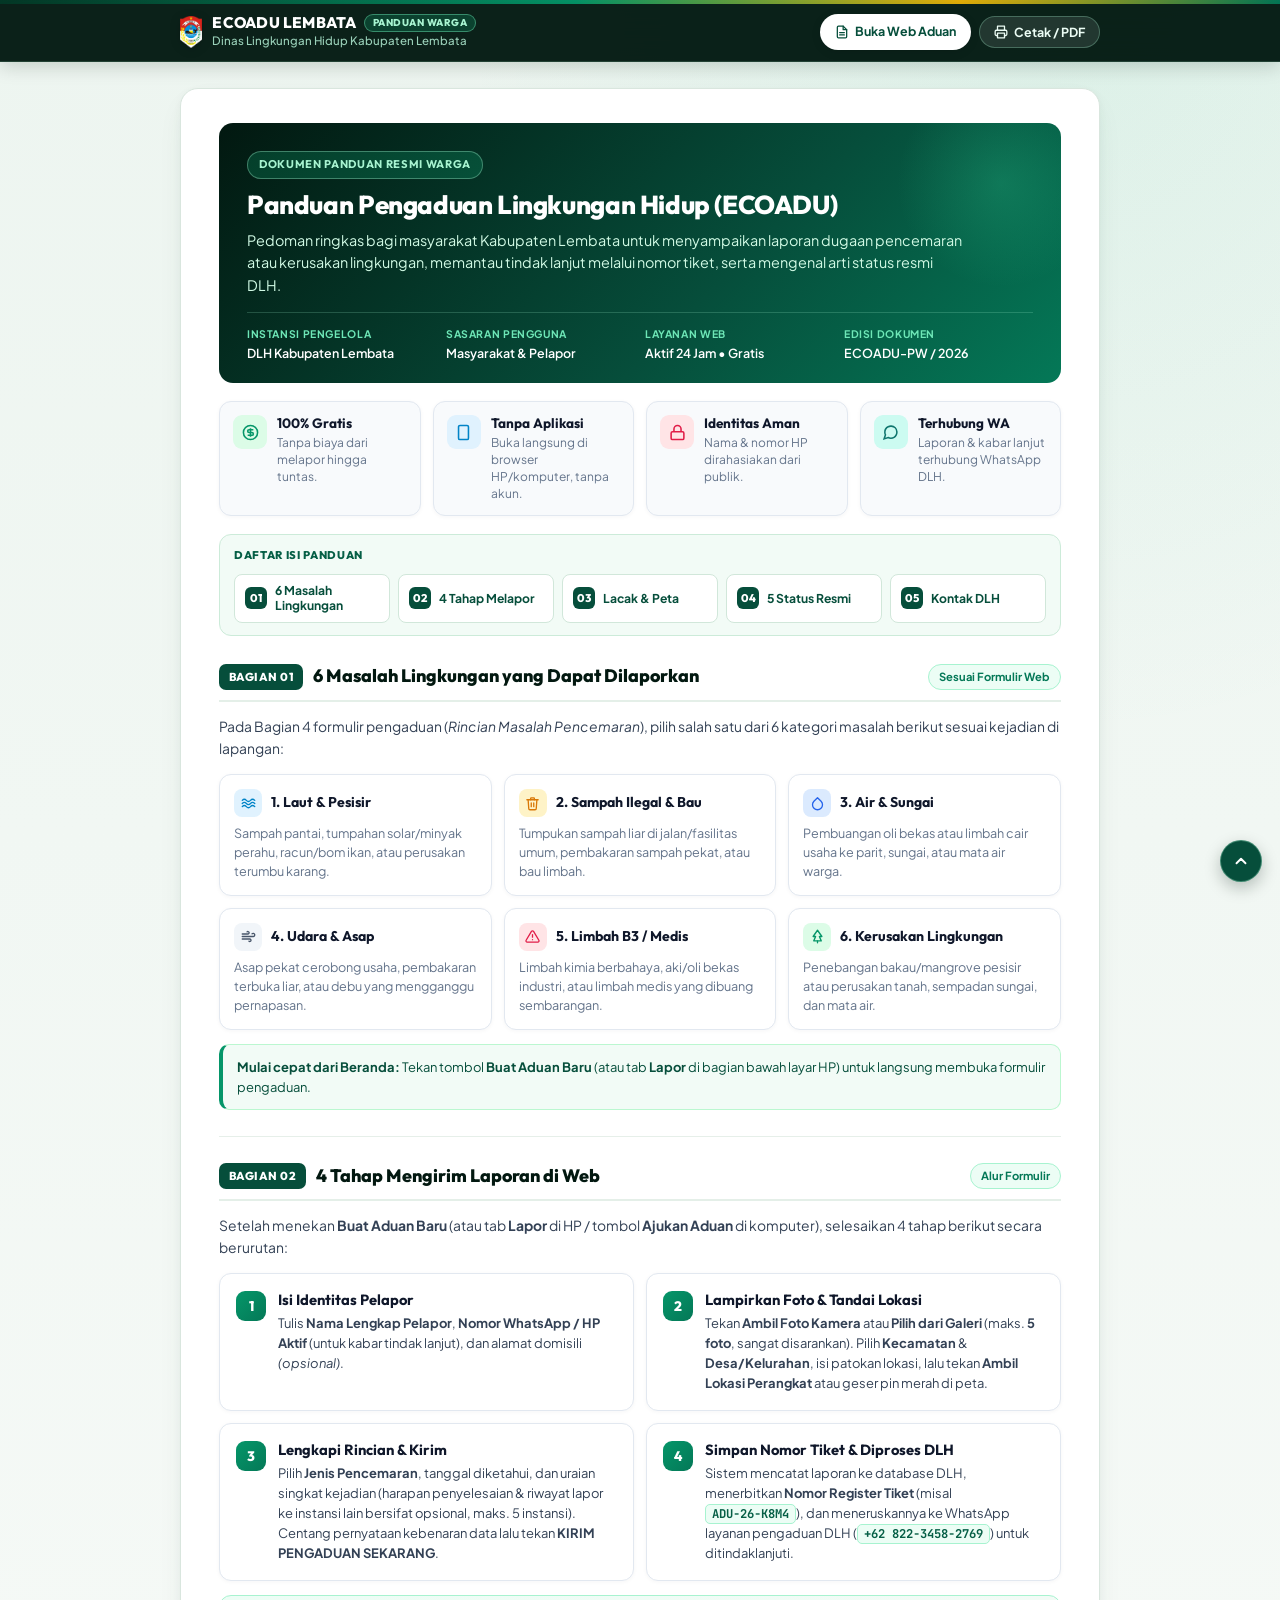
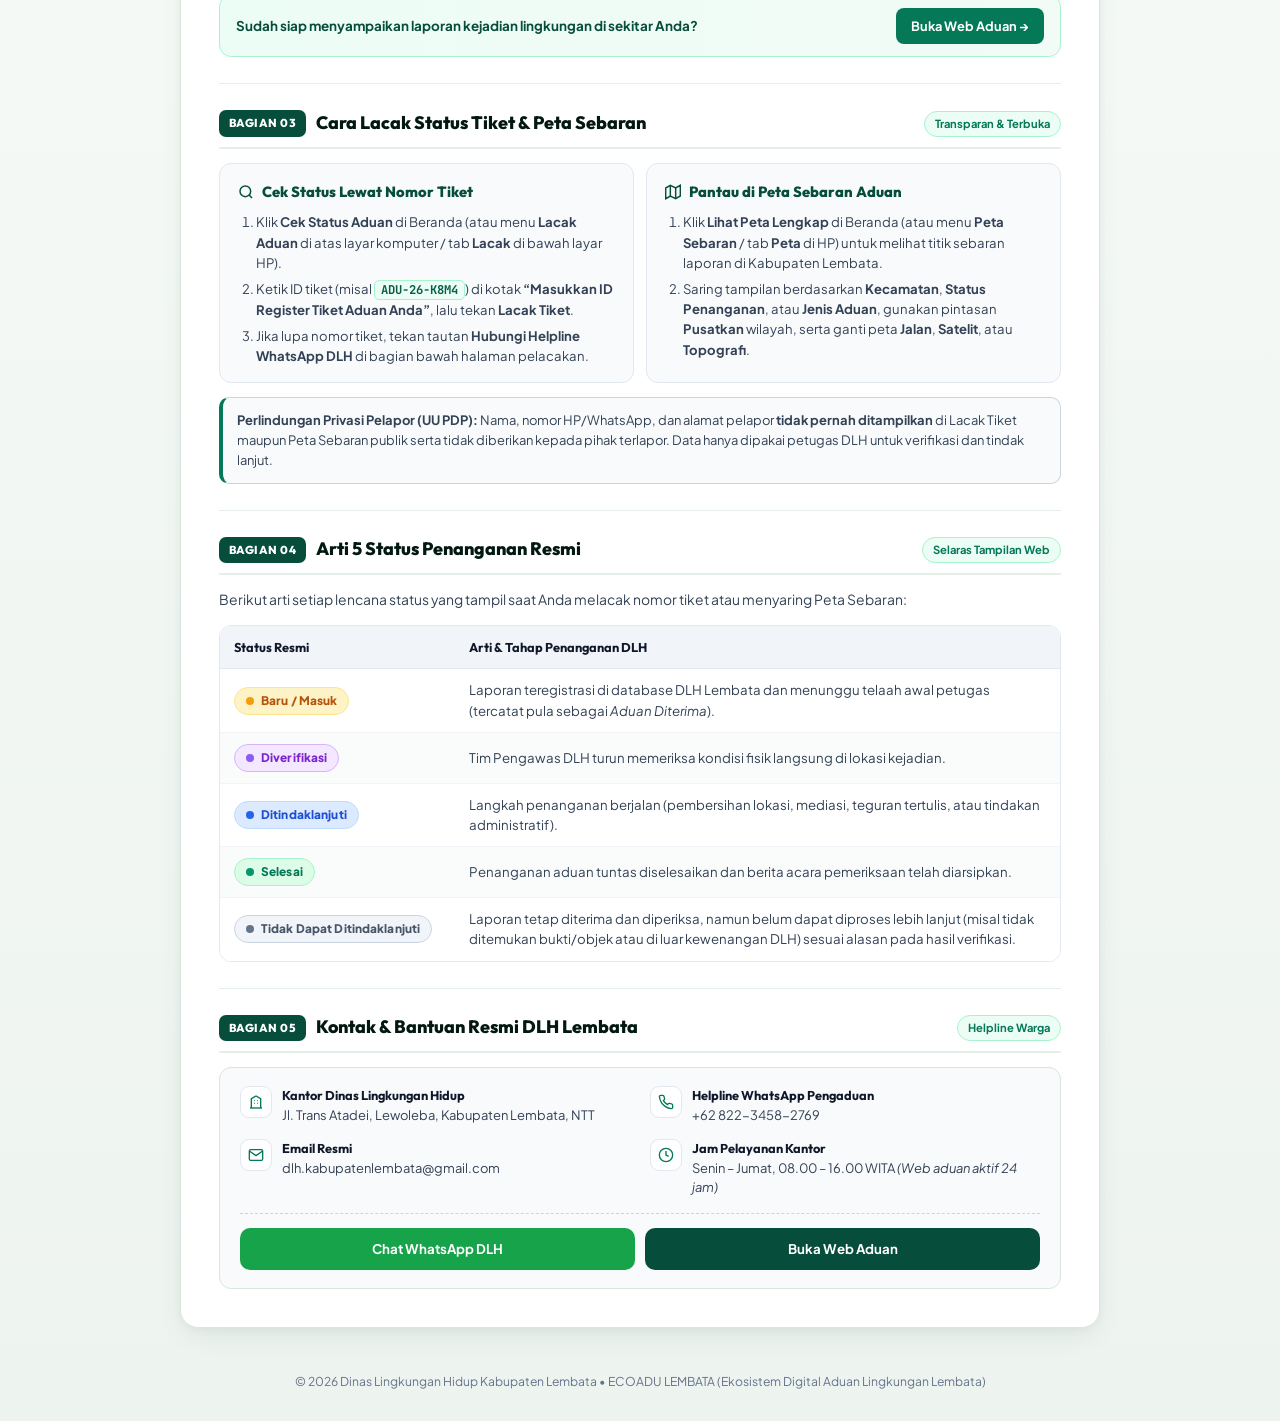
<file: panduan-warga.html>
<!DOCTYPE html>
<html lang="id">

<head>
  <meta charset="UTF-8">
  <meta name="viewport" content="width=device-width, initial-scale=1.0">
  <meta name="theme-color" content="#064e3b">
  <meta name="description"
    content="Panduan Singkat Warga ECOADU Lembata — Cara cepat melapor dugaan pencemaran, melacak tiket aduan, arti status penanganan, dan kontak resmi DLH Kabupaten Lembata.">
  <title>Panduan Warga — ECOADU LEMBATA</title>

  <link rel="icon" type="image/png" href="assets/logo-ecoadu.png">
  <link rel="apple-touch-icon" href="assets/logo-ecoadu.png">

  <link rel="preconnect" href="https://fonts.googleapis.com">
  <link rel="preconnect" href="https://fonts.gstatic.com" crossorigin>
  <link
    href="https://fonts.googleapis.com/css2?family=JetBrains+Mono:wght@600;700&family=Outfit:wght@600;700;800&family=Plus+Jakarta+Sans:wght@400;500;600;700;800&display=swap"
    rel="stylesheet">

  <style>
    /* ==========================================================================
       1. SISTEM DESAIN DOKUMEN RESMI ECOADU LEMBATA (PANDUAN WARGA)
       ========================================================================== */
    :root {
      --bg-page: #f1f6f3;
      --bg-surface: #ffffff;
      --bg-soft: #f8fafc;
      --bg-mint: #ecfdf5;
      --bg-mint-soft: #f2fbf6;

      --emerald-950: #021810;
      --emerald-900: #064e3b;
      --emerald-800: #065f46;
      --emerald-700: #047857;
      --emerald-600: #059669;
      --emerald-500: #10b981;
      --emerald-200: #a7f3d0;
      --emerald-100: #d1fae5;

      --text-main: #0f172a;
      --text-body: #334155;
      --text-muted: #64748b;

      --border-soft: #e2e8f0;
      --border-card: #d9e6de;

      --font-heading: 'Outfit', system-ui, -apple-system, sans-serif;
      --font-body: 'Plus Jakarta Sans', system-ui, -apple-system, sans-serif;
      --font-mono: 'JetBrains Mono', ui-monospace, monospace;

      --radius-sm: 8px;
      --radius-md: 12px;
      --radius-lg: 18px;
      --shadow-paper: 0 12px 32px -10px rgba(6, 78, 59, 0.11), 0 2px 8px rgba(15, 23, 42, 0.04);
      --shadow-card: 0 1px 4px rgba(15, 23, 42, 0.04);
    }

    *,
    *::before,
    *::after {
      box-sizing: border-box;
      margin: 0;
      padding: 0;
    }

    html {
      scroll-behavior: smooth;
      font-size: 16px;
      -webkit-text-size-adjust: 100%;
    }

    body {
      font-family: var(--font-body);
      color: var(--text-body);
      background-color: var(--bg-page);
      background-image:
        radial-gradient(ellipse 70% 35% at 85% 0%, rgba(16, 185, 129, 0.08) 0%, transparent 70%),
        linear-gradient(180deg, #edf5f0 0%, #f5f9f6 55%, #edf3ef 100%);
      line-height: 1.6;
      min-height: 100vh;
      overflow-x: hidden;
      -webkit-font-smoothing: antialiased;
    }

    /* ==========================================================================
       2. TOPBAR NAVIGASI RESMI
       ========================================================================== */
    .nature-ribbon {
      height: 4px;
      width: 100%;
      background: linear-gradient(90deg, #043927 0%, #059669 45%, #eab308 75%, #047857 100%);
    }

    .top-bar {
      position: sticky;
      top: 0;
      z-index: 100;
      background: rgba(2, 24, 16, 0.96);
      backdrop-filter: blur(12px);
      -webkit-backdrop-filter: blur(12px);
      border-bottom: 1px solid rgba(167, 243, 208, 0.15);
      color: #ffffff;
      box-shadow: 0 4px 18px rgba(2, 24, 16, 0.18);
    }

    .top-bar-inner {
      max-width: 960px;
      margin: 0 auto;
      padding: 10px 20px;
      display: flex;
      align-items: center;
      justify-content: space-between;
      gap: 12px;
    }

    .brand-link {
      display: flex;
      align-items: center;
      gap: 10px;
      text-decoration: none;
      color: #ffffff;
      min-width: 0;
    }

    .brand-logos {
      display: flex;
      align-items: center;
      gap: 6px;
      flex-shrink: 0;
    }

    .brand-logos img {
      height: 32px;
      width: auto;
      object-fit: contain;
      filter: drop-shadow(0 2px 4px rgba(0, 0, 0, 0.25));
    }

    .brand-text {
      display: flex;
      flex-direction: column;
      min-width: 0;
    }

    .brand-title {
      font-family: var(--font-heading);
      font-size: 0.96rem;
      font-weight: 800;
      letter-spacing: 0.015em;
      color: #ffffff;
      display: flex;
      align-items: center;
      gap: 7px;
      line-height: 1.2;
    }

    .brand-pill {
      background: rgba(16, 185, 129, 0.22);
      border: 1px solid rgba(110, 231, 183, 0.45);
      color: #a7f3d0;
      font-size: 0.62rem;
      font-weight: 800;
      padding: 2px 8px;
      border-radius: 999px;
      letter-spacing: 0.05em;
      text-transform: uppercase;
      white-space: nowrap;
    }

    .brand-sub {
      font-size: 0.72rem;
      color: #9ad1b9;
      font-weight: 500;
      white-space: nowrap;
      overflow: hidden;
      text-overflow: ellipsis;
    }

    .top-actions {
      display: flex;
      align-items: center;
      gap: 8px;
      flex-shrink: 0;
    }

    .btn-top {
      display: inline-flex;
      align-items: center;
      justify-content: center;
      gap: 6px;
      font-family: var(--font-body);
      font-size: 0.78rem;
      font-weight: 700;
      padding: 7px 14px;
      border-radius: 999px;
      text-decoration: none;
      border: 1px solid transparent;
      cursor: pointer;
      white-space: nowrap;
      transition: transform 0.15s ease, background-color 0.16s ease, border-color 0.16s ease;
    }

    .btn-top:hover {
      transform: translateY(-1px);
    }

    .btn-top-portal {
      background: #ffffff;
      color: var(--emerald-900);
      box-shadow: 0 2px 8px rgba(0, 0, 0, 0.15);
    }

    .btn-top-portal:hover {
      background: #ecfdf5;
    }

    .btn-top-print {
      background: rgba(255, 255, 255, 0.1);
      color: #ecfdf5;
      border-color: rgba(167, 243, 208, 0.28);
    }

    .btn-top-print:hover {
      background: rgba(255, 255, 255, 0.18);
      border-color: rgba(167, 243, 208, 0.48);
    }

    /* ==========================================================================
       3. LEMBAR DOKUMEN PROPORSIONAL (A4 EDITORIAL)
       ========================================================================== */
    .doc-wrap {
      max-width: 960px;
      margin: 26px auto 44px;
      padding: 0 20px;
    }

    .doc-paper {
      background: var(--bg-surface);
      border: 1px solid var(--border-card);
      border-radius: var(--radius-lg);
      box-shadow: var(--shadow-paper);
      padding: 34px 38px 38px;
    }

    /* ==========================================================================
       4. KEPALA DOKUMEN (HERO & METADATA RESMI)
       ========================================================================== */
    .guide-hero {
      background: linear-gradient(135deg, #021810 0%, #064e3b 60%, #047857 100%);
      color: #ffffff;
      border-radius: 14px;
      padding: 26px 28px 22px;
      margin-bottom: 18px;
      position: relative;
      overflow: hidden;
    }

    .guide-hero::after {
      content: '';
      position: absolute;
      right: -45px;
      top: -45px;
      width: 210px;
      height: 210px;
      border-radius: 50%;
      background: radial-gradient(circle, rgba(52, 211, 153, 0.22) 0%, transparent 70%);
      pointer-events: none;
    }

    .hero-badge {
      display: inline-flex;
      align-items: center;
      gap: 6px;
      background: rgba(16, 185, 129, 0.22);
      border: 1px solid rgba(167, 243, 208, 0.36);
      color: #a7f3d0;
      font-family: var(--font-heading);
      font-size: 0.7rem;
      font-weight: 700;
      letter-spacing: 0.06em;
      text-transform: uppercase;
      padding: 4px 11px;
      border-radius: 999px;
      margin-bottom: 10px;
      position: relative;
      z-index: 1;
    }

    .guide-hero h1 {
      font-family: var(--font-heading);
      font-size: 1.62rem;
      font-weight: 800;
      line-height: 1.24;
      letter-spacing: -0.015em;
      margin-bottom: 8px;
      position: relative;
      z-index: 1;
    }

    .guide-hero p {
      font-size: 0.9rem;
      color: #d1fae5;
      max-width: 720px;
      line-height: 1.56;
      position: relative;
      z-index: 1;
    }

    .hero-meta-bar {
      margin-top: 16px;
      padding-top: 13px;
      border-top: 1px solid rgba(167, 243, 208, 0.2);
      display: grid;
      grid-template-columns: repeat(4, minmax(0, 1fr));
      gap: 10px;
      position: relative;
      z-index: 1;
    }

    .hero-meta-item {
      display: flex;
      flex-direction: column;
      gap: 2px;
      min-width: 0;
    }

    .hero-meta-label {
      font-size: 0.65rem;
      font-weight: 700;
      text-transform: uppercase;
      letter-spacing: 0.06em;
      color: #6ee7b7;
    }

    .hero-meta-val {
      font-size: 0.78rem;
      font-weight: 600;
      color: #ffffff;
      line-height: 1.3;
    }

    /* ==========================================================================
       5. 4 RINGKASAN JAMINAN LAYANAN & DAFTAR ISI CEPAT
       ========================================================================== */
    .promise-grid {
      display: grid;
      grid-template-columns: repeat(4, minmax(0, 1fr));
      gap: 12px;
      margin-bottom: 18px;
    }

    .promise-card {
      background: var(--bg-soft);
      border: 1px solid var(--border-soft);
      border-radius: var(--radius-md);
      padding: 13px;
      display: flex;
      align-items: flex-start;
      gap: 10px;
      height: 100%;
      box-shadow: var(--shadow-card);
    }

    .promise-icon {
      width: 34px;
      height: 34px;
      border-radius: 9px;
      display: inline-flex;
      align-items: center;
      justify-content: center;
      flex-shrink: 0;
    }

    .promise-icon.is-green { background: #dcfce7; color: #059669; }
    .promise-icon.is-blue { background: #e0f2fe; color: #0284c7; }
    .promise-icon.is-rose { background: #ffe4e6; color: #e11d48; }
    .promise-icon.is-teal { background: #ccfbf1; color: #0f766e; }

    .promise-title {
      font-family: var(--font-heading);
      font-size: 0.85rem;
      font-weight: 700;
      color: var(--text-main);
      line-height: 1.25;
      margin-bottom: 3px;
    }

    .promise-desc {
      font-size: 0.75rem;
      color: var(--text-muted);
      line-height: 1.4;
    }

    /* Daftar Isi / Navigasi Cepat */
    .toc-wrap {
      margin-bottom: 28px;
      padding: 12px 14px;
      background: var(--bg-mint-soft);
      border: 1px solid #ccebd9;
      border-radius: var(--radius-md);
    }

    .toc-label {
      font-family: var(--font-heading);
      font-size: 0.7rem;
      font-weight: 800;
      letter-spacing: 0.06em;
      text-transform: uppercase;
      color: var(--emerald-800);
      margin-bottom: 9px;
    }

    .quick-nav {
      display: grid;
      grid-template-columns: repeat(5, minmax(0, 1fr));
      gap: 8px;
    }

    .quick-nav-item {
      display: flex;
      align-items: center;
      gap: 8px;
      padding: 8px 10px;
      background: #ffffff;
      border: 1px solid #d1e7da;
      border-radius: var(--radius-sm);
      text-decoration: none;
      color: var(--emerald-900);
      font-size: 0.76rem;
      font-weight: 700;
      line-height: 1.25;
      transition: border-color 0.15s ease, transform 0.15s ease, box-shadow 0.15s ease, background-color 0.15s ease;
    }

    .quick-nav-item:hover {
      border-color: var(--emerald-600);
      background: #f0fdf4;
      transform: translateY(-1px);
      box-shadow: 0 3px 10px rgba(5, 150, 105, 0.11);
    }

    .qn-num {
      width: 22px;
      height: 22px;
      border-radius: 6px;
      background: var(--emerald-900);
      color: #ffffff;
      font-family: var(--font-heading);
      font-size: 0.7rem;
      font-weight: 800;
      display: inline-flex;
      align-items: center;
      justify-content: center;
      flex-shrink: 0;
    }

    /* ==========================================================================
       6. STRUKTUR BAGIAN DOKUMEN SERAGAM
       ========================================================================== */
    .guide-section {
      padding-top: 26px;
      margin-top: 26px;
      border-top: 1px solid #e6efe9;
      scroll-margin-top: 74px;
    }

    .guide-section.is-first {
      padding-top: 0;
      margin-top: 0;
      border-top: none;
    }

    .sec-head {
      display: flex;
      align-items: center;
      justify-content: space-between;
      gap: 10px;
      padding-bottom: 10px;
      margin-bottom: 14px;
      border-bottom: 2px solid #e4efe8;
    }

    .sec-title-group {
      display: flex;
      align-items: center;
      gap: 10px;
      min-width: 0;
    }

    .sec-num {
      display: inline-flex;
      align-items: center;
      justify-content: center;
      padding: 4px 10px;
      border-radius: 7px;
      background: var(--emerald-900);
      color: #ffffff;
      font-family: var(--font-heading);
      font-size: 0.72rem;
      font-weight: 800;
      letter-spacing: 0.04em;
      white-space: nowrap;
      flex-shrink: 0;
    }

    .sec-title {
      font-family: var(--font-heading);
      font-size: 1.12rem;
      font-weight: 800;
      color: var(--emerald-950);
      line-height: 1.28;
    }

    .sec-tag {
      font-size: 0.7rem;
      font-weight: 700;
      color: var(--emerald-700);
      background: var(--bg-mint);
      border: 1px solid var(--emerald-200);
      padding: 3px 10px;
      border-radius: 999px;
      white-space: nowrap;
      flex-shrink: 0;
    }

    .sec-lead {
      font-size: 0.87rem;
      color: var(--text-body);
      margin-bottom: 14px;
      line-height: 1.58;
    }

    /* BAGIAN 01: Grid 6 Kategori (3x2 Proporsional) */
    .cat-grid {
      display: grid;
      grid-template-columns: repeat(3, minmax(0, 1fr));
      gap: 12px;
    }

    .cat-card {
      background: #ffffff;
      border: 1px solid var(--border-soft);
      border-radius: var(--radius-md);
      padding: 14px;
      box-shadow: var(--shadow-card);
      display: flex;
      flex-direction: column;
      gap: 7px;
      height: 100%;
    }

    .cat-head {
      display: flex;
      align-items: center;
      gap: 9px;
      font-family: var(--font-heading);
      font-size: 0.88rem;
      font-weight: 700;
      color: var(--text-main);
      line-height: 1.25;
    }

    .cat-icon {
      width: 28px;
      height: 28px;
      border-radius: 8px;
      display: inline-flex;
      align-items: center;
      justify-content: center;
      flex-shrink: 0;
    }

    .cat-icon svg {
      width: 15px;
      height: 15px;
      display: block;
    }

    .cat-icon.is-sea { background: #e0f2fe; color: #0284c7; }
    .cat-icon.is-waste { background: #fef3c7; color: #d97706; }
    .cat-icon.is-water { background: #dbeafe; color: #2563eb; }
    .cat-icon.is-air { background: #f1f5f9; color: #475569; }
    .cat-icon.is-hazard { background: #ffe4e6; color: #e11d48; }
    .cat-icon.is-forest { background: #dcfce7; color: #059669; }

    .cat-card p {
      font-size: 0.79rem;
      color: var(--text-muted);
      line-height: 1.5;
    }

    /* Kotak Catatan / Callout Seragam */
    .note-box {
      margin-top: 14px;
      padding: 12px 14px;
      border-radius: 10px;
      font-size: 0.81rem;
      line-height: 1.55;
    }

    .note-box.is-mint {
      background: var(--bg-mint-soft);
      border: 1px solid #bbf7d0;
      border-left: 4px solid var(--emerald-600);
      color: #064e3b;
    }

    .note-box.is-slate {
      background: #f8fafc;
      border: 1px solid #cbd5e1;
      border-left: 4px solid var(--emerald-700);
      color: var(--text-body);
    }

    /* BAGIAN 02: 4 Tahap Melapor (2x2 Seimbang) */
    .steps-grid {
      display: grid;
      grid-template-columns: repeat(2, minmax(0, 1fr));
      gap: 12px;
    }

    .step-card {
      background: #ffffff;
      border: 1px solid var(--border-soft);
      border-radius: var(--radius-md);
      padding: 16px;
      display: flex;
      gap: 12px;
      align-items: flex-start;
      height: 100%;
      box-shadow: var(--shadow-card);
    }

    .step-num {
      width: 30px;
      height: 30px;
      border-radius: 9px;
      background: linear-gradient(135deg, #059669 0%, #047857 100%);
      color: #ffffff;
      font-family: var(--font-heading);
      font-size: 0.86rem;
      font-weight: 800;
      display: inline-flex;
      align-items: center;
      justify-content: center;
      flex-shrink: 0;
      margin-top: 1px;
    }

    .step-body h3 {
      font-family: var(--font-heading);
      font-size: 0.92rem;
      font-weight: 700;
      color: var(--text-main);
      margin-bottom: 5px;
      line-height: 1.3;
    }

    .step-body p {
      font-size: 0.81rem;
      color: var(--text-body);
      line-height: 1.54;
    }

    code.ticket-code {
      font-family: var(--font-mono);
      font-size: 0.76rem;
      font-weight: 700;
      color: var(--emerald-800);
      background: var(--bg-mint);
      border: 1px solid var(--emerald-200);
      padding: 1px 6px;
      border-radius: 5px;
      white-space: nowrap;
    }

    .cta-strip {
      margin-top: 14px;
      padding: 12px 16px;
      border-radius: var(--radius-md);
      background: linear-gradient(90deg, #ecfdf5 0%, #f2fbf6 100%);
      border: 1px solid #a7f3d0;
      display: flex;
      align-items: center;
      justify-content: space-between;
      gap: 12px;
    }

    .cta-strip-text {
      font-size: 0.84rem;
      font-weight: 700;
      color: var(--emerald-900);
    }

    .btn-cta-inline {
      display: inline-flex;
      align-items: center;
      gap: 6px;
      background: var(--emerald-700);
      color: #ffffff;
      text-decoration: none;
      font-size: 0.8rem;
      font-weight: 700;
      padding: 8px 15px;
      border-radius: 8px;
      white-space: nowrap;
      transition: background-color 0.16s ease;
    }

    .btn-cta-inline:hover {
      background: var(--emerald-800);
    }

    /* BAGIAN 03: Cara Lacak & Peta (2 Kolom Sejajar) */
    .track-grid {
      display: grid;
      grid-template-columns: repeat(2, minmax(0, 1fr));
      gap: 12px;
    }

    .track-card {
      background: var(--bg-soft);
      border: 1px solid var(--border-soft);
      border-radius: var(--radius-md);
      padding: 16px 18px;
      height: 100%;
    }

    .track-card h3 {
      font-family: var(--font-heading);
      font-size: 0.92rem;
      font-weight: 800;
      color: var(--emerald-900);
      margin-bottom: 9px;
      display: flex;
      align-items: center;
      gap: 8px;
    }

    .track-list {
      padding-left: 18px;
      display: grid;
      gap: 6px;
      font-size: 0.82rem;
      color: var(--text-body);
      line-height: 1.54;
    }

    /* BAGIAN 04: Tabel 5 Status Penanganan Resmi (Sinkron Warna Web) */
    .table-wrap {
      overflow-x: auto;
      border: 1px solid var(--border-soft);
      border-radius: var(--radius-md);
      background: #ffffff;
    }

    .doc-table {
      width: 100%;
      border-collapse: collapse;
      font-size: 0.83rem;
      background: #ffffff;
    }

    .doc-table th {
      background: #f1f5f9;
      color: var(--text-main);
      font-family: var(--font-heading);
      font-size: 0.8rem;
      font-weight: 700;
      text-align: left;
      padding: 11px 14px;
      border-bottom: 1px solid var(--border-soft);
      white-space: nowrap;
    }

    .doc-table td {
      padding: 11px 14px;
      border-bottom: 1px solid #f1f5f9;
      vertical-align: middle;
      line-height: 1.52;
      color: var(--text-body);
    }

    .doc-table tbody tr:last-child td {
      border-bottom: none;
    }

    .doc-table tbody tr:nth-child(even) td {
      background: #fafcfb;
    }

    .st-pill {
      display: inline-flex;
      align-items: center;
      gap: 7px;
      padding: 4px 11px;
      border-radius: 999px;
      font-size: 0.74rem;
      font-weight: 800;
      letter-spacing: 0.01em;
      white-space: nowrap;
    }

    .st-dot {
      width: 8px;
      height: 8px;
      border-radius: 50%;
      flex-shrink: 0;
    }

    .st-diterima { background: #fef3c7; color: #b45309; border: 1px solid #fde68a; }
    .st-diterima .st-dot { background: #f59e0b; }

    .st-verif { background: #f3e8ff; color: #7e22ce; border: 1px solid #d8b4fe; }
    .st-verif .st-dot { background: #8b5cf6; }

    .st-tindak { background: #dbeafe; color: #1d4ed8; border: 1px solid #bfdbfe; }
    .st-tindak .st-dot { background: #2563eb; }

    .st-selesai { background: #dcfce7; color: #047857; border: 1px solid #a7f3d0; }
    .st-selesai .st-dot { background: #059669; }

    .st-tidak { background: #f1f5f9; color: #475569; border: 1px solid #cbd5e1; }
    .st-tidak .st-dot { background: #64748b; }

    /* BAGIAN 05: Kontak Resmi DLH */
    .contact-card {
      background: var(--bg-soft);
      border: 1px solid var(--border-card);
      border-radius: var(--radius-md);
      padding: 18px 20px;
    }

    .contact-grid {
      display: grid;
      grid-template-columns: repeat(2, minmax(0, 1fr));
      gap: 14px 20px;
    }

    .contact-item {
      display: flex;
      align-items: flex-start;
      gap: 10px;
      font-size: 0.82rem;
      line-height: 1.48;
    }

    .contact-icon {
      width: 32px;
      height: 32px;
      border-radius: 9px;
      background: #ffffff;
      border: 1px solid var(--border-soft);
      color: var(--emerald-700);
      display: inline-flex;
      align-items: center;
      justify-content: center;
      flex-shrink: 0;
    }

    .contact-label {
      font-family: var(--font-heading);
      font-weight: 700;
      color: var(--text-main);
      font-size: 0.8rem;
      margin-bottom: 1px;
    }

    .contact-val {
      color: var(--text-body);
      font-size: 0.81rem;
    }

    .contact-actions {
      display: grid;
      grid-template-columns: repeat(2, minmax(0, 1fr));
      gap: 10px;
      margin-top: 16px;
      padding-top: 14px;
      border-top: 1px dashed #cbd5e1;
    }

    .btn-contact {
      display: inline-flex;
      align-items: center;
      justify-content: center;
      gap: 7px;
      padding: 10px 16px;
      border-radius: 10px;
      font-size: 0.83rem;
      font-weight: 700;
      text-decoration: none;
      transition: transform 0.15s ease, opacity 0.15s ease;
    }

    .btn-contact:hover {
      transform: translateY(-1px);
      opacity: 0.96;
    }

    .btn-wa {
      background: #16a34a;
      color: #ffffff;
    }

    .btn-portal {
      background: var(--emerald-900);
      color: #ffffff;
    }

    /* Footer Dokumen & Tombol Atas */
    .doc-footer {
      max-width: 960px;
      margin: 0 auto 30px;
      padding: 0 20px;
      text-align: center;
      font-size: 0.76rem;
      color: var(--text-muted);
    }

    .btn-scroll-top {
      position: fixed;
      right: 18px;
      bottom: 18px;
      width: 42px;
      height: 42px;
      border-radius: 50%;
      background: var(--emerald-900);
      color: #ffffff;
      border: 1.5px solid rgba(167, 243, 208, 0.35);
      box-shadow: 0 6px 16px rgba(2, 24, 16, 0.25);
      display: inline-flex;
      align-items: center;
      justify-content: center;
      text-decoration: none;
      z-index: 90;
      transition: transform 0.16s ease, background-color 0.16s ease;
    }

    .btn-scroll-top:hover {
      transform: translateY(-2px);
      background: var(--emerald-700);
    }

    /* ==========================================================================
       7. RESPONSIF TABLET & MOBILE
       ========================================================================== */
    @media screen and (max-width: 860px) {
      .hero-meta-bar,
      .promise-grid {
        grid-template-columns: repeat(2, minmax(0, 1fr));
      }

      .quick-nav {
        grid-template-columns: repeat(3, minmax(0, 1fr));
      }

      .cat-grid {
        grid-template-columns: repeat(2, minmax(0, 1fr));
      }
    }

    @media screen and (max-width: 640px) {
      .top-bar-inner {
        padding: 9px 12px;
        gap: 8px;
      }

      .brand-logos img {
        height: 26px;
      }

      .brand-title {
        font-size: 0.84rem;
        gap: 5px;
        flex-wrap: wrap;
      }

      .brand-pill {
        font-size: 0.56rem;
        padding: 1px 6px;
      }

      .brand-sub {
        display: none;
      }

      .btn-top {
        padding: 7px 11px;
        font-size: 0.74rem;
      }

      .btn-top-print span {
        display: none;
      }

      .btn-top-print {
        width: 34px;
        height: 34px;
        padding: 0;
      }

      .doc-wrap {
        margin: 12px auto 26px;
        padding: 0 10px;
      }

      .doc-paper {
        padding: 18px 14px 22px;
        border-radius: 14px;
      }

      .guide-hero {
        padding: 18px 15px 16px;
        border-radius: 12px;
        margin-bottom: 14px;
      }

      .guide-hero h1 {
        font-size: 1.22rem;
      }

      .guide-hero p {
        font-size: 0.81rem;
      }

      .hero-meta-bar {
        margin-top: 12px;
        padding-top: 10px;
        gap: 9px 10px;
      }

      .hero-meta-val {
        font-size: 0.73rem;
      }

      .promise-grid {
        gap: 8px;
        margin-bottom: 14px;
      }

      .promise-card {
        padding: 10px;
        gap: 8px;
      }

      .promise-icon {
        width: 28px;
        height: 28px;
      }

      .promise-title {
        font-size: 0.78rem;
      }

      .promise-desc {
        font-size: 0.7rem;
      }

      .toc-wrap {
        padding: 10px;
        margin-bottom: 18px;
      }

      .quick-nav {
        grid-template-columns: repeat(2, minmax(0, 1fr));
        gap: 6px;
      }

      .quick-nav-item {
        padding: 8px 9px;
        font-size: 0.74rem;
        gap: 7px;
      }

      .quick-nav-item:last-child {
        grid-column: 1 / -1;
      }

      .guide-section {
        padding-top: 18px;
        margin-top: 18px;
      }

      .sec-head {
        margin-bottom: 11px;
        padding-bottom: 8px;
      }

      .sec-title-group {
        flex-direction: column;
        align-items: flex-start;
        gap: 5px;
      }

      .sec-num {
        font-size: 0.66rem;
        padding: 3px 8px;
      }

      .sec-title {
        font-size: 1rem;
      }

      .sec-tag {
        display: none;
      }

      .sec-lead {
        font-size: 0.81rem;
        margin-bottom: 10px;
      }

      .cat-grid,
      .steps-grid,
      .track-grid,
      .contact-grid,
      .contact-actions {
        grid-template-columns: 1fr;
        gap: 9px;
      }

      .cat-card,
      .step-card,
      .track-card,
      .contact-card {
        padding: 13px 14px;
      }

      .contact-val {
        overflow-wrap: anywhere;
      }

      .cta-strip {
        flex-direction: column;
        align-items: stretch;
        text-align: center;
        gap: 8px;
        padding: 12px;
      }

      .btn-cta-inline {
        justify-content: center;
      }

      .doc-table thead {
        display: none;
      }

      .doc-table,
      .doc-table tbody,
      .doc-table tr,
      .doc-table td {
        display: block;
        width: 100%;
      }

      .doc-table tr {
        padding: 11px 12px;
        border-bottom: 1px solid #e2e8f0;
      }

      .doc-table tr:last-child {
        border-bottom: none;
      }

      .doc-table td {
        padding: 3px 0;
        border: none;
        background: transparent !important;
        font-size: 0.8rem;
      }

      .doc-table td:first-child {
        margin-bottom: 4px;
      }

      .doc-footer {
        margin-bottom: 64px;
        padding: 0 12px;
        font-size: 0.72rem;
      }

      .btn-scroll-top {
        width: 38px;
        height: 38px;
        right: 12px;
        bottom: calc(14px + env(safe-area-inset-bottom, 0px));
      }
    }

    @media screen and (max-width: 400px) {
      .brand-pill {
        display: none;
      }

      .btn-top {
        padding: 6px 10px;
        font-size: 0.71rem;
      }

      .promise-card {
        flex-direction: column;
        gap: 6px;
      }

      .st-pill {
        white-space: normal;
      }
    }

    /* ==========================================================================
       8. ATURAN CETAK / SIMPAN PDF (@media print — A4 RAPI)
       ========================================================================== */
    @media print {
      @page {
        size: A4 portrait;
        margin: 12mm 14mm;
      }

      * {
        -webkit-print-color-adjust: exact !important;
        print-color-adjust: exact !important;
      }

      body {
        background: #ffffff !important;
        color: #0f172a !important;
        font-size: 9.8pt;
        line-height: 1.44;
      }

      .no-print,
      .nature-ribbon,
      .top-bar,
      .toc-wrap,
      .cta-strip,
      .contact-actions,
      .btn-scroll-top {
        display: none !important;
      }

      .doc-wrap {
        max-width: 100%;
        margin: 0;
        padding: 0;
      }

      .doc-paper {
        border: none;
        box-shadow: none;
        padding: 0;
      }

      .guide-hero {
        background: #ecfdf5 !important;
        color: #064e3b !important;
        border: 1.5px solid #064e3b;
        padding: 14px 16px;
        margin-bottom: 12px;
      }

      .guide-hero p,
      .hero-meta-val {
        color: #1e293b !important;
      }

      .hero-meta-bar {
        border-top-color: #a7f3d0;
        grid-template-columns: repeat(4, 1fr);
        margin-top: 10px;
        padding-top: 8px;
      }

      .hero-meta-label {
        color: #047857 !important;
      }

      .hero-badge {
        background: #064e3b !important;
        color: #ffffff !important;
      }

      .promise-grid {
        grid-template-columns: repeat(4, 1fr);
        gap: 8px;
        margin-bottom: 12px;
      }

      .guide-section {
        break-inside: avoid;
        page-break-inside: avoid;
        padding-top: 14px;
        margin-top: 14px;
      }

      .cat-grid {
        grid-template-columns: repeat(3, 1fr);
        gap: 8px;
      }

      .steps-grid,
      .track-grid,
      .contact-grid {
        grid-template-columns: repeat(2, 1fr);
        gap: 8px;
      }

      .doc-table th,
      .doc-table td {
        padding: 7px 10px;
        font-size: 9pt;
      }
    }
  </style>
</head>

<body id="atas">
  <div class="nature-ribbon no-print" aria-hidden="true"></div>

  <!-- TOPBAR NAVIGASI -->
  <header class="top-bar no-print">
    <div class="top-bar-inner">
      <a href="#atas" class="brand-link" title="ECOADU Lembata — Panduan Warga">
        <div class="brand-logos">
          <img src="assets/logo-pemkab-lembata.png" alt="Logo Pemkab Lembata" onerror="this.style.display='none'">
        </div>
        <div class="brand-text">
          <span class="brand-title">
            ECOADU LEMBATA
            <span class="brand-pill">Panduan Warga</span>
          </span>
          <span class="brand-sub">Dinas Lingkungan Hidup Kabupaten Lembata</span>
        </div>
      </a>

      <div class="top-actions">
        <a href="index.html" class="btn-top btn-top-portal" title="Kembali ke Web Pengaduan ECOADU Lembata">
          <svg width="14" height="14" viewBox="0 0 24 24" fill="none" stroke="currentColor" stroke-width="2.2"
            stroke-linecap="round" stroke-linejoin="round" aria-hidden="true">
            <path d="M14 2H6a2 2 0 0 0-2 2v16a2 2 0 0 0 2 2h12a2 2 0 0 0 2-2V8z"></path>
            <polyline points="14 2 14 8 20 8"></polyline>
            <line x1="16" y1="13" x2="8" y2="13"></line>
            <line x1="16" y1="17" x2="8" y2="17"></line>
          </svg>
          <span>Buka Web Aduan</span>
        </a>
        <button type="button" class="btn-top btn-top-print" onclick="window.print()" title="Cetak atau Simpan PDF">
          <svg width="14" height="14" viewBox="0 0 24 24" fill="none" stroke="currentColor" stroke-width="2.2"
            stroke-linecap="round" stroke-linejoin="round" aria-hidden="true">
            <polyline points="6 9 6 2 18 2 18 9"></polyline>
            <path d="M6 18H4a2 2 0 0 1-2-2v-5a2 2 0 0 1 2-2h16a2 2 0 0 1 2 2v5a2 2 0 0 1-2 2h-2"></path>
            <rect x="6" y="14" width="12" height="8"></rect>
          </svg>
          <span>Cetak / PDF</span>
        </button>
      </div>
    </div>
  </header>

  <!-- KONTEN UTAMA -->
  <main class="doc-wrap">
    <article class="doc-paper">

      <!-- KEPALA DOKUMEN -->
      <section class="guide-hero">
        <div class="hero-badge">Dokumen Panduan Resmi Warga</div>
        <h1>Panduan Pengaduan Lingkungan Hidup (ECOADU)</h1>
        <p>
          Pedoman ringkas bagi masyarakat Kabupaten Lembata untuk menyampaikan laporan dugaan pencemaran atau
          kerusakan lingkungan, memantau tindak lanjut melalui nomor tiket, serta mengenal arti status resmi DLH.
        </p>

        <div class="hero-meta-bar" aria-label="Informasi Dokumen">
          <div class="hero-meta-item">
            <span class="hero-meta-label">Instansi Pengelola</span>
            <span class="hero-meta-val">DLH Kabupaten Lembata</span>
          </div>
          <div class="hero-meta-item">
            <span class="hero-meta-label">Sasaran Pengguna</span>
            <span class="hero-meta-val">Masyarakat &amp; Pelapor</span>
          </div>
          <div class="hero-meta-item">
            <span class="hero-meta-label">Layanan Web</span>
            <span class="hero-meta-val">Aktif 24 Jam &bull; Gratis</span>
          </div>
          <div class="hero-meta-item">
            <span class="hero-meta-label">Edisi Dokumen</span>
            <span class="hero-meta-val">ECOADU-PW / 2026</span>
          </div>
        </div>
      </section>

      <!-- 4 JAMINAN LAYANAN -->
      <section class="promise-grid" aria-label="Ringkasan Layanan">
        <div class="promise-card">
          <div class="promise-icon is-green" aria-hidden="true">
            <svg width="17" height="17" viewBox="0 0 24 24" fill="none" stroke="currentColor" stroke-width="2.2">
              <circle cx="12" cy="12" r="10"></circle>
              <path d="M16 8h-6a2 2 0 1 0 0 4h4a2 2 0 1 1 0 4H8"></path>
              <path d="M12 6v12"></path>
            </svg>
          </div>
          <div>
            <div class="promise-title">100% Gratis</div>
            <div class="promise-desc">Tanpa biaya dari melapor hingga tuntas.</div>
          </div>
        </div>

        <div class="promise-card">
          <div class="promise-icon is-blue" aria-hidden="true">
            <svg width="17" height="17" viewBox="0 0 24 24" fill="none" stroke="currentColor" stroke-width="2.2">
              <rect x="5" y="2" width="14" height="20" rx="2" ry="2"></rect>
              <line x1="12" y1="18" x2="12.01" y2="18"></line>
            </svg>
          </div>
          <div>
            <div class="promise-title">Tanpa Aplikasi</div>
            <div class="promise-desc">Buka langsung di browser HP/komputer, tanpa akun.</div>
          </div>
        </div>

        <div class="promise-card">
          <div class="promise-icon is-rose" aria-hidden="true">
            <svg width="17" height="17" viewBox="0 0 24 24" fill="none" stroke="currentColor" stroke-width="2.2">
              <rect x="3" y="11" width="18" height="11" rx="2" ry="2"></rect>
              <path d="M7 11V7a5 5 0 0 1 10 0v4"></path>
            </svg>
          </div>
          <div>
            <div class="promise-title">Identitas Aman</div>
            <div class="promise-desc">Nama &amp; nomor HP dirahasiakan dari publik.</div>
          </div>
        </div>

        <div class="promise-card">
          <div class="promise-icon is-teal" aria-hidden="true">
            <svg width="17" height="17" viewBox="0 0 24 24" fill="none" stroke="currentColor" stroke-width="2.2">
              <path
                d="M21 11.5a8.38 8.38 0 0 1-.9 3.8 8.5 8.5 0 0 1-7.6 4.7 8.38 8.38 0 0 1-3.8-.9L3 21l1.9-5.7a8.38 8.38 0 0 1-.9-3.8 8.5 8.5 0 0 1 4.7-7.6 8.38 8.38 0 0 1 3.8-.9h.5a8.48 8.48 0 0 1 8 8v.5z">
              </path>
            </svg>
          </div>
          <div>
            <div class="promise-title">Terhubung WA</div>
            <div class="promise-desc">Laporan &amp; kabar lanjut terhubung WhatsApp DLH.</div>
          </div>
        </div>
      </section>

      <!-- DAFTAR ISI / NAVIGASI CEPAT -->
      <nav class="toc-wrap no-print" aria-label="Daftar Isi Panduan Warga">
        <div class="toc-label">Daftar Isi Panduan</div>
        <div class="quick-nav">
          <a href="#kategori" class="quick-nav-item"><span class="qn-num">01</span><span>6 Masalah Lingkungan</span></a>
          <a href="#cara-lapor" class="quick-nav-item"><span class="qn-num">02</span><span>4 Tahap Melapor</span></a>
          <a href="#cara-lacak" class="quick-nav-item"><span class="qn-num">03</span><span>Lacak &amp; Peta</span></a>
          <a href="#status" class="quick-nav-item"><span class="qn-num">04</span><span>5 Status Resmi</span></a>
          <a href="#kontak" class="quick-nav-item"><span class="qn-num">05</span><span>Kontak DLH</span></a>
        </div>
      </nav>

      <!-- BAGIAN 01: 6 KATEGORI MASALAH LINGKUNGAN -->
      <section class="guide-section is-first" id="kategori">
        <div class="sec-head">
          <div class="sec-title-group">
            <span class="sec-num">BAGIAN 01</span>
            <h2 class="sec-title">6 Masalah Lingkungan yang Dapat Dilaporkan</h2>
          </div>
          <span class="sec-tag">Sesuai Formulir Web</span>
        </div>

        <p class="sec-lead">
          Pada Bagian 4 formulir pengaduan (<em>Rincian Masalah Pencemaran</em>), pilih salah satu dari 6 kategori
          masalah berikut sesuai kejadian di lapangan:
        </p>

        <div class="cat-grid">
          <div class="cat-card">
            <div class="cat-head">
              <span class="cat-icon is-sea" aria-hidden="true">
                <svg viewBox="0 0 24 24" fill="none" stroke="currentColor" stroke-width="2.1" stroke-linecap="round"
                  stroke-linejoin="round">
                  <path d="M2 12c2.2-2.4 4.4-2.4 6.6 0s4.4 2.4 6.6 0 4.4-2.4 6.8 0"></path>
                  <path d="M2 17c2.2-2.4 4.4-2.4 6.6 0s4.4 2.4 6.6 0 4.4-2.4 6.8 0"></path>
                  <path d="M2 7c2.2-2.4 4.4-2.4 6.6 0s4.4 2.4 6.6 0 4.4-2.4 6.8 0"></path>
                </svg>
              </span>
              <span>1. Laut &amp; Pesisir</span>
            </div>
            <p>Sampah pantai, tumpahan solar/minyak perahu, racun/bom ikan, atau perusakan terumbu karang.</p>
          </div>

          <div class="cat-card">
            <div class="cat-head">
              <span class="cat-icon is-waste" aria-hidden="true">
                <svg viewBox="0 0 24 24" fill="none" stroke="currentColor" stroke-width="2.1" stroke-linecap="round"
                  stroke-linejoin="round">
                  <polyline points="3 6 5 6 21 6"></polyline>
                  <path d="M19 6l-1 14a2 2 0 0 1-2 2H8a2 2 0 0 1-2-2L5 6"></path>
                  <path d="M10 11v6"></path>
                  <path d="M14 11v6"></path>
                  <path d="M9 6V4a1 1 0 0 1 1-1h4a1 1 0 0 1 1 1v2"></path>
                </svg>
              </span>
              <span>2. Sampah Ilegal &amp; Bau</span>
            </div>
            <p>Tumpukan sampah liar di jalan/fasilitas umum, pembakaran sampah pekat, atau bau limbah.</p>
          </div>

          <div class="cat-card">
            <div class="cat-head">
              <span class="cat-icon is-water" aria-hidden="true">
                <svg viewBox="0 0 24 24" fill="none" stroke="currentColor" stroke-width="2.1" stroke-linecap="round"
                  stroke-linejoin="round">
                  <path d="M12 2.7l5.7 5.7a8 8 0 1 1-11.4 0z"></path>
                </svg>
              </span>
              <span>3. Air &amp; Sungai</span>
            </div>
            <p>Pembuangan oli bekas atau limbah cair usaha ke parit, sungai, atau mata air warga.</p>
          </div>

          <div class="cat-card">
            <div class="cat-head">
              <span class="cat-icon is-air" aria-hidden="true">
                <svg viewBox="0 0 24 24" fill="none" stroke="currentColor" stroke-width="2.1" stroke-linecap="round"
                  stroke-linejoin="round">
                  <path d="M17.7 7.7a2.5 2.5 0 1 1 1.8 4.3H2"></path>
                  <path d="M9.6 4.6A2 2 0 1 1 11 8H2"></path>
                  <path d="M12.6 19.4A2 2 0 1 0 14 16H2"></path>
                </svg>
              </span>
              <span>4. Udara &amp; Asap</span>
            </div>
            <p>Asap pekat cerobong usaha, pembakaran terbuka liar, atau debu yang mengganggu pernapasan.</p>
          </div>

          <div class="cat-card">
            <div class="cat-head">
              <span class="cat-icon is-hazard" aria-hidden="true">
                <svg viewBox="0 0 24 24" fill="none" stroke="currentColor" stroke-width="2.1" stroke-linecap="round"
                  stroke-linejoin="round">
                  <path d="M10.3 3.9L1.8 18a2 2 0 0 0 1.7 3h17a2 2 0 0 0 1.7-3L13.7 3.9a2 2 0 0 0-3.4 0z"></path>
                  <line x1="12" y1="9" x2="12" y2="13"></line>
                  <line x1="12" y1="17" x2="12.01" y2="17"></line>
                </svg>
              </span>
              <span>5. Limbah B3 / Medis</span>
            </div>
            <p>Limbah kimia berbahaya, aki/oli bekas industri, atau limbah medis yang dibuang sembarangan.</p>
          </div>

          <div class="cat-card">
            <div class="cat-head">
              <span class="cat-icon is-forest" aria-hidden="true">
                <svg viewBox="0 0 24 24" fill="none" stroke="currentColor" stroke-width="2.1" stroke-linecap="round"
                  stroke-linejoin="round">
                  <path d="M12 2L5 12h4l-3 7h12l-3-7h4L12 2z"></path>
                  <line x1="12" y1="19" x2="12" y2="22"></line>
                </svg>
              </span>
              <span>6. Kerusakan Lingkungan</span>
            </div>
            <p>Penebangan bakau/mangrove pesisir atau perusakan tanah, sempadan sungai, dan mata air.</p>
          </div>
        </div>

        <div class="note-box is-mint">
          <strong>Mulai cepat dari Beranda:</strong> Tekan tombol <strong>Buat Aduan Baru</strong> (atau tab
          <strong>Lapor</strong> di bagian bawah layar HP) untuk langsung membuka formulir pengaduan.
        </div>
      </section>

      <!-- BAGIAN 02: 4 TAHAP MELAPOR DI WEB -->
      <section class="guide-section" id="cara-lapor">
        <div class="sec-head">
          <div class="sec-title-group">
            <span class="sec-num">BAGIAN 02</span>
            <h2 class="sec-title">4 Tahap Mengirim Laporan di Web</h2>
          </div>
          <span class="sec-tag">Alur Formulir</span>
        </div>

        <p class="sec-lead">
          Setelah menekan <strong>Buat Aduan Baru</strong> (atau tab <strong>Lapor</strong> di HP / tombol
          <strong>Ajukan Aduan</strong> di komputer), selesaikan 4 tahap berikut secara berurutan:
        </p>

        <div class="steps-grid">
          <div class="step-card">
            <span class="step-num">1</span>
            <div class="step-body">
              <h3>Isi Identitas Pelapor</h3>
              <p>Tulis <strong>Nama Lengkap Pelapor</strong>, <strong>Nomor WhatsApp / HP Aktif</strong> (untuk kabar
                tindak lanjut), dan alamat domisili <em>(opsional)</em>.</p>
            </div>
          </div>

          <div class="step-card">
            <span class="step-num">2</span>
            <div class="step-body">
              <h3>Lampirkan Foto &amp; Tandai Lokasi</h3>
              <p>Tekan <strong>Ambil Foto Kamera</strong> atau <strong>Pilih dari Galeri</strong> (maks. <strong>5
                  foto</strong>, sangat disarankan). Pilih <strong>Kecamatan</strong> &amp;
                <strong>Desa/Kelurahan</strong>, isi patokan lokasi, lalu tekan <strong>Ambil Lokasi Perangkat</strong>
                atau geser pin merah di peta.</p>
            </div>
          </div>

          <div class="step-card">
            <span class="step-num">3</span>
            <div class="step-body">
              <h3>Lengkapi Rincian &amp; Kirim</h3>
              <p>Pilih <strong>Jenis Pencemaran</strong>, tanggal diketahui, dan uraian singkat kejadian (harapan
                penyelesaian &amp; riwayat lapor ke instansi lain bersifat opsional, maks. 5 instansi). Centang
                pernyataan kebenaran data lalu tekan <strong>KIRIM PENGADUAN SEKARANG</strong>.</p>
            </div>
          </div>

          <div class="step-card">
            <span class="step-num">4</span>
            <div class="step-body">
              <h3>Simpan Nomor Tiket &amp; Diproses DLH</h3>
              <p>Sistem mencatat laporan ke database DLH, menerbitkan <strong>Nomor Register Tiket</strong> (misal <code
                  class="ticket-code">ADU-26-K8M4</code>), dan meneruskannya ke WhatsApp layanan pengaduan DLH
                (<code class="ticket-code">+62 822-3458-2769</code>) untuk ditindaklanjuti.</p>
            </div>
          </div>
        </div>

        <div class="cta-strip no-print">
          <span class="cta-strip-text">Sudah siap menyampaikan laporan kejadian lingkungan di sekitar Anda?</span>
          <a href="index.html" class="btn-cta-inline">Buka Web Aduan &rarr;</a>
        </div>
      </section>

      <!-- BAGIAN 03: CARA MELACAK STATUS & PETA SEBARAN -->
      <section class="guide-section" id="cara-lacak">
        <div class="sec-head">
          <div class="sec-title-group">
            <span class="sec-num">BAGIAN 03</span>
            <h2 class="sec-title">Cara Lacak Status Tiket &amp; Peta Sebaran</h2>
          </div>
          <span class="sec-tag">Transparan &amp; Terbuka</span>
        </div>

        <div class="track-grid">
          <div class="track-card">
            <h3>
              <svg width="16" height="16" viewBox="0 0 24 24" fill="none" stroke="currentColor" stroke-width="2.2">
                <circle cx="11" cy="11" r="8"></circle>
                <line x1="21" y1="21" x2="16.65" y2="16.65"></line>
              </svg>
              Cek Status Lewat Nomor Tiket
            </h3>
            <ol class="track-list">
              <li>Klik <strong>Cek Status Aduan</strong> di Beranda (atau menu <strong>Lacak Aduan</strong> di atas
                layar komputer / tab <strong>Lacak</strong> di bawah layar HP).</li>
              <li>Ketik ID tiket (misal <code class="ticket-code">ADU-26-K8M4</code>) di kotak <strong>&ldquo;Masukkan
                  ID Register Tiket Aduan Anda&rdquo;</strong>, lalu tekan <strong>Lacak Tiket</strong>.</li>
              <li>Jika lupa nomor tiket, tekan tautan <strong>Hubungi Helpline WhatsApp DLH</strong> di bagian bawah
                halaman pelacakan.</li>
            </ol>
          </div>

          <div class="track-card">
            <h3>
              <svg width="16" height="16" viewBox="0 0 24 24" fill="none" stroke="currentColor" stroke-width="2.2">
                <polygon points="1 6 1 22 8 18 16 22 23 18 23 2 16 6 8 2 1 6"></polygon>
                <line x1="8" y1="2" x2="8" y2="18"></line>
                <line x1="16" y1="6" x2="16" y2="22"></line>
              </svg>
              Pantau di Peta Sebaran Aduan
            </h3>
            <ol class="track-list">
              <li>Klik <strong>Lihat Peta Lengkap</strong> di Beranda (atau menu <strong>Peta Sebaran</strong> / tab
                <strong>Peta</strong> di HP) untuk melihat titik sebaran laporan di Kabupaten Lembata.</li>
              <li>Saring tampilan berdasarkan <strong>Kecamatan</strong>, <strong>Status Penanganan</strong>, atau
                <strong>Jenis Aduan</strong>, gunakan pintasan <strong>Pusatkan</strong> wilayah, serta ganti peta
                <strong>Jalan</strong>, <strong>Satelit</strong>, atau <strong>Topografi</strong>.</li>
            </ol>
          </div>
        </div>

        <div class="note-box is-slate">
          <strong>Perlindungan Privasi Pelapor (UU PDP):</strong> Nama, nomor HP/WhatsApp, dan alamat pelapor
          <strong>tidak pernah ditampilkan</strong> di Lacak Tiket maupun Peta Sebaran publik serta tidak diberikan
          kepada pihak terlapor. Data hanya dipakai petugas DLH untuk verifikasi dan tindak lanjut.
        </div>
      </section>

      <!-- BAGIAN 04: ARTI 5 STATUS PENANGANAN RESMI -->
      <section class="guide-section" id="status">
        <div class="sec-head">
          <div class="sec-title-group">
            <span class="sec-num">BAGIAN 04</span>
            <h2 class="sec-title">Arti 5 Status Penanganan Resmi</h2>
          </div>
          <span class="sec-tag">Selaras Tampilan Web</span>
        </div>

        <p class="sec-lead">
          Berikut arti setiap lencana status yang tampil saat Anda melacak nomor tiket atau menyaring Peta Sebaran:
        </p>

        <div class="table-wrap">
          <table class="doc-table">
            <thead>
              <tr>
                <th style="width: 28%;">Status Resmi</th>
                <th style="width: 72%;">Arti &amp; Tahap Penanganan DLH</th>
              </tr>
            </thead>
            <tbody>
              <tr>
                <td><span class="st-pill st-diterima"><span class="st-dot"></span>Baru / Masuk</span></td>
                <td>Laporan teregistrasi di database DLH Lembata dan menunggu telaah awal petugas (tercatat pula
                  sebagai <em>Aduan Diterima</em>).</td>
              </tr>
              <tr>
                <td><span class="st-pill st-verif"><span class="st-dot"></span>Diverifikasi</span></td>
                <td>Tim Pengawas DLH turun memeriksa kondisi fisik langsung di lokasi kejadian.</td>
              </tr>
              <tr>
                <td><span class="st-pill st-tindak"><span class="st-dot"></span>Ditindaklanjuti</span></td>
                <td>Langkah penanganan berjalan (pembersihan lokasi, mediasi, teguran tertulis, atau tindakan
                  administratif).</td>
              </tr>
              <tr>
                <td><span class="st-pill st-selesai"><span class="st-dot"></span>Selesai</span></td>
                <td>Penanganan aduan tuntas diselesaikan dan berita acara pemeriksaan telah diarsipkan.</td>
              </tr>
              <tr>
                <td><span class="st-pill st-tidak"><span class="st-dot"></span>Tidak Dapat Ditindaklanjuti</span></td>
                <td>Laporan tetap diterima dan diperiksa, namun belum dapat diproses lebih lanjut (misal tidak ditemukan
                  bukti/objek atau di luar kewenangan DLH) sesuai alasan pada hasil verifikasi.</td>
              </tr>
            </tbody>
          </table>
        </div>
      </section>

      <!-- BAGIAN 05: KONTAK & LAYANAN BANTUAN RESMI -->
      <section class="guide-section" id="kontak">
        <div class="sec-head">
          <div class="sec-title-group">
            <span class="sec-num">BAGIAN 05</span>
            <h2 class="sec-title">Kontak &amp; Bantuan Resmi DLH Lembata</h2>
          </div>
          <span class="sec-tag">Helpline Warga</span>
        </div>

        <div class="contact-card">
          <div class="contact-grid">
            <div class="contact-item">
              <span class="contact-icon" aria-hidden="true">
                <svg width="16" height="16" viewBox="0 0 24 24" fill="none" stroke="currentColor" stroke-width="2">
                  <path d="M3 21h18"></path>
                  <path d="M5 21V7l7-4 7 4v14"></path>
                  <path d="M9 10h1"></path>
                  <path d="M14 10h1"></path>
                  <path d="M9 14h1"></path>
                  <path d="M14 14h1"></path>
                </svg>
              </span>
              <div>
                <div class="contact-label">Kantor Dinas Lingkungan Hidup</div>
                <div class="contact-val">Jl. Trans Atadei, Lewoleba, Kabupaten Lembata, NTT</div>
              </div>
            </div>

            <div class="contact-item">
              <span class="contact-icon" aria-hidden="true">
                <svg width="16" height="16" viewBox="0 0 24 24" fill="none" stroke="currentColor" stroke-width="2">
                  <path
                    d="M22 16.92v3a2 2 0 0 1-2.18 2 19.79 19.79 0 0 1-8.63-3.07 19.5 19.5 0 0 1-6-6 19.79 19.79 0 0 1-3.07-8.67A2 2 0 0 1 4.11 2h3a2 2 0 0 1 2 1.72 12.84 12.84 0 0 0 .7 2.81 2 2 0 0 1-.45 2.11L8.09 9.91a16 16 0 0 0 6 6l1.27-1.27a2 2 0 0 1 2.11-.45 12.84 12.84 0 0 0 2.81.7A2 2 0 0 1 22 16.92z">
                  </path>
                </svg>
              </span>
              <div>
                <div class="contact-label">Helpline WhatsApp Pengaduan</div>
                <div class="contact-val">+62 822-3458-2769</div>
              </div>
            </div>

            <div class="contact-item">
              <span class="contact-icon" aria-hidden="true">
                <svg width="16" height="16" viewBox="0 0 24 24" fill="none" stroke="currentColor" stroke-width="2">
                  <path d="M4 4h16c1.1 0 2 .9 2 2v12c0 1.1-.9 2-2 2H4c-1.1 0-2-.9-2-2V6c0-1.1.9-2 2-2z"></path>
                  <polyline points="22,6 12,13 2,6"></polyline>
                </svg>
              </span>
              <div>
                <div class="contact-label">Email Resmi</div>
                <div class="contact-val">dlh.kabupatenlembata@gmail.com</div>
              </div>
            </div>

            <div class="contact-item">
              <span class="contact-icon" aria-hidden="true">
                <svg width="16" height="16" viewBox="0 0 24 24" fill="none" stroke="currentColor" stroke-width="2">
                  <circle cx="12" cy="12" r="10"></circle>
                  <polyline points="12 6 12 12 16 14"></polyline>
                </svg>
              </span>
              <div>
                <div class="contact-label">Jam Pelayanan Kantor</div>
                <div class="contact-val">Senin &ndash; Jumat, 08.00 &ndash; 16.00 WITA <em>(Web aduan aktif 24
                    jam)</em></div>
              </div>
            </div>
          </div>

          <div class="contact-actions no-print">
            <a href="https://wa.me/6282234582769?text=Halo%20Dinas%20Lingkungan%20Hidup%20Kabupaten%20Lembata,%20saya%20warga%20ingin%20berkonsultasi%20layanan%20pengaduan"
              target="_blank" rel="noopener noreferrer" class="btn-contact btn-wa">
              Chat WhatsApp DLH
            </a>
            <a href="index.html" class="btn-contact btn-portal">
              Buka Web Aduan
            </a>
          </div>
        </div>
      </section>

    </article>
  </main>

  <footer class="doc-footer">
    &copy; 2026 Dinas Lingkungan Hidup Kabupaten Lembata &bull; ECOADU LEMBATA (Ekosistem Digital Aduan Lingkungan
    Lembata)
  </footer>

  <a href="#atas" class="btn-scroll-top no-print" title="Kembali ke atas" aria-label="Kembali ke atas">
    <svg width="18" height="18" viewBox="0 0 24 24" fill="none" stroke="currentColor" stroke-width="2.5"
      stroke-linecap="round" stroke-linejoin="round" aria-hidden="true">
      <polyline points="18 15 12 9 6 15"></polyline>
    </svg>
  </a>
</body>

</html>
</file>
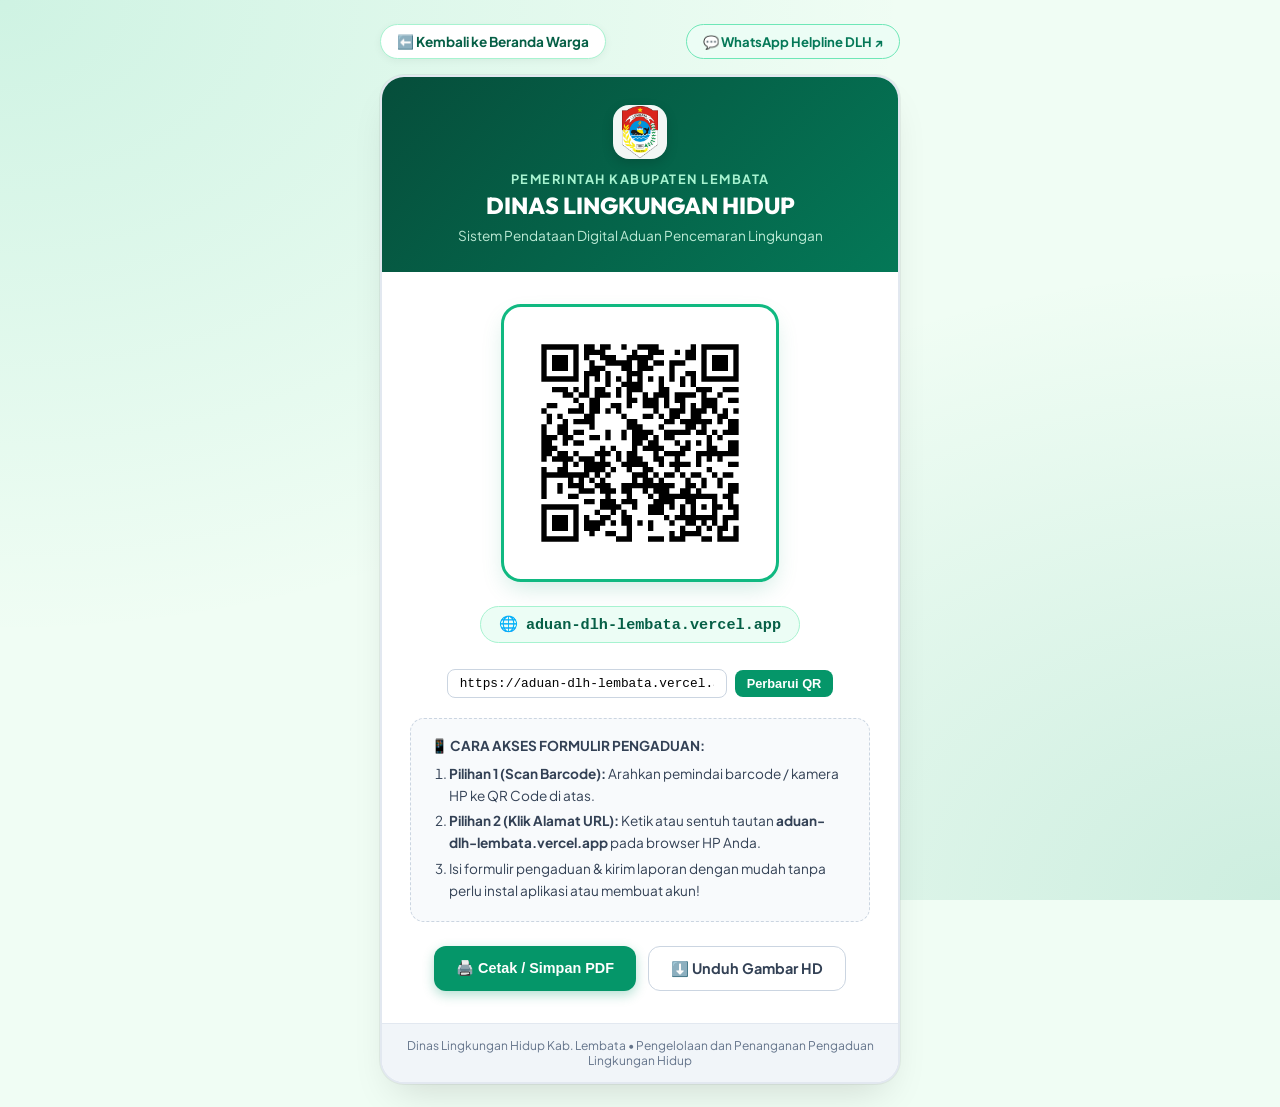
<file: qr-code.html>
<!DOCTYPE html>
<html lang="id">
<head>
  <meta charset="UTF-8">
  <meta name="viewport" content="width=device-width, initial-scale=1.0">
  <title>QR Code Layanan Aduan Lingkungan - DLH Kabupaten Lembata</title>
  <link rel="preconnect" href="https://fonts.googleapis.com">
  <link rel="preconnect" href="https://fonts.gstatic.com" crossorigin>
  <link href="https://fonts.googleapis.com/css2?family=Outfit:wght@600;700;800;900&family=Plus+Jakarta+Sans:wght@400;500;600;700&display=swap" rel="stylesheet">
  <style>
    :root {
      --primary: #059669;
      --primary-dark: #064e3b;
      --accent: #d97706;
      --bg: #f8fafc;
      --text: #0f172a;
    }

    * {
      margin: 0;
      padding: 0;
      box-sizing: border-box;
    }

    body {
      font-family: 'Plus Jakarta Sans', sans-serif;
      background-color: #f0fdf4;
      background-image: 
        radial-gradient(at 0% 0%, rgba(16, 185, 129, 0.15) 0px, transparent 50%),
        radial-gradient(at 100% 100%, rgba(5, 150, 105, 0.15) 0px, transparent 50%);
      background-attachment: fixed;
      color: var(--text);
      min-height: 100vh;
      display: flex;
      flex-direction: column;
      align-items: center;
      justify-content: center;
      padding: 24px;
    }

    .poster-card {
      background: #ffffff;
      width: 100%;
      max-width: 520px;
      border-radius: 24px;
      box-shadow: 0 20px 40px -15px rgba(0, 0, 0, 0.15), 0 0 0 1px rgba(0, 0, 0, 0.05);
      overflow: hidden;
      text-align: center;
      border: 2px solid #e2e8f0;
    }

    .poster-header {
      background: linear-gradient(135deg, #064e3b 0%, #047857 100%);
      color: white;
      padding: 28px 24px;
      position: relative;
    }

    .emblem-badge {
      display: inline-flex;
      align-items: center;
      justify-content: center;
      width: 54px;
      height: 54px;
      background: rgba(255, 255, 255, 0.15);
      border: 2px solid rgba(255, 255, 255, 0.3);
      border-radius: 16px;
      font-size: 28px;
      margin-bottom: 12px;
      backdrop-filter: blur(4px);
    }

    .gov-title {
      font-size: 0.8rem;
      font-weight: 700;
      letter-spacing: 1.5px;
      text-transform: uppercase;
      color: #a7f3d0;
      margin-bottom: 4px;
    }

    .main-title {
      font-family: 'Outfit', sans-serif;
      font-size: 1.45rem;
      font-weight: 800;
      line-height: 1.3;
      margin-bottom: 6px;
    }

    .sub-title {
      font-size: 0.85rem;
      color: #d1fae5;
      opacity: 0.9;
    }

    .poster-body {
      padding: 32px 28px;
    }

    .qr-frame {
      display: inline-block;
      padding: 16px;
      background: #ffffff;
      border-radius: 20px;
      box-shadow: 0 10px 25px -5px rgba(5, 150, 105, 0.2);
      border: 3px solid #10b981;
      margin-bottom: 20px;
    }

    .qr-image {
      display: block;
      width: 240px;
      height: 240px;
      border-radius: 8px;
    }

    .url-pill {
      display: inline-flex;
      align-items: center;
      gap: 8px;
      background: #ecfdf5;
      border: 1px solid #a7f3d0;
      color: #065f46;
      padding: 8px 18px;
      border-radius: 999px;
      font-family: monospace;
      font-size: 0.95rem;
      font-weight: 700;
      margin-bottom: 20px;
      text-decoration: none;
      transition: all 0.2s ease;
    }

    .url-pill:hover {
      background: #d1fae5;
      transform: translateY(-1px);
    }

    .instructions {
      background: #f8fafc;
      border: 1px dashed #cbd5e1;
      border-radius: 14px;
      padding: 16px 20px;
      text-align: left;
      font-size: 0.85rem;
      color: #334155;
      line-height: 1.6;
      margin-bottom: 24px;
    }

    .instructions ol {
      margin-left: 18px;
      margin-top: 6px;
    }

    .instructions li {
      margin-bottom: 4px;
    }

    .action-buttons {
      display: flex;
      gap: 12px;
      justify-content: center;
    }

    .btn {
      display: inline-flex;
      align-items: center;
      justify-content: center;
      gap: 8px;
      padding: 12px 22px;
      border-radius: 12px;
      font-weight: 700;
      font-size: 0.9rem;
      cursor: pointer;
      text-decoration: none;
      transition: all 0.2s ease;
      border: none;
    }

    .btn-primary {
      background: #059669;
      color: white;
      box-shadow: 0 4px 12px rgba(5, 150, 105, 0.3);
    }

    .btn-primary:hover {
      background: #047857;
    }

    .btn-outline {
      background: white;
      color: #334155;
      border: 1px solid #cbd5e1;
    }

    .btn-outline:hover {
      background: #f1f5f9;
    }

    .poster-footer {
      background: #f1f5f9;
      padding: 14px;
      font-size: 0.75rem;
      color: #64748b;
      border-top: 1px solid #e2e8f0;
    }

    @media (max-width: 480px) {
      body {
        padding: 12px;
      }
      .poster-header {
        padding: 20px 16px;
      }
      .poster-body {
        padding: 20px 14px;
      }
      .qr-image {
        width: 190px;
        height: 190px;
      }
      .action-buttons {
        flex-direction: column;
        gap: 8px;
      }
      .btn {
        width: 100%;
      }
      .url-pill {
        font-size: 0.8rem;
        padding: 6px 12px;
        word-break: break-all;
      }
    }

    @media print {
      body {
        background: white;
        padding: 0;
      }
      .poster-card {
        box-shadow: none;
        border: 2px solid #000;
        max-width: 100%;
      }
      .action-buttons, .no-print {
        display: none !important;
      }
    }
  </style>
</head>
<body>

  <div style="margin-bottom: 16px; width: 100%; max-width: 520px; display: flex; justify-content: space-between; align-items: center;" class="no-print">
    <a href="index.html" style="display: inline-flex; align-items: center; gap: 6px; text-decoration: none; color: #065f46; background: #ffffff; padding: 8px 16px; border-radius: 999px; font-weight: 700; font-size: 0.85rem; border: 1.5px solid #a7f3d0; box-shadow: 0 2px 8px rgba(0,0,0,0.05); transition: all 0.2s;">
      ⬅️ Kembali ke Beranda Warga
    </a>
    <a href="https://wa.me/6282234582769" target="_blank" style="display: inline-flex; align-items: center; gap: 6px; text-decoration: none; color: #047857; background: #ecfdf5; padding: 8px 16px; border-radius: 999px; font-weight: 700; font-size: 0.82rem; border: 1.5px solid #6ee7b7;">
      💬 WhatsApp Helpline DLH ↗
    </a>
  </div>

  <div class="poster-card">
    
    <!-- Header Instansi -->
    <div class="poster-header">
      <div class="emblem-badge" style="background: rgba(255, 255, 255, 0.95); border: none; box-shadow: 0 4px 12px rgba(0,0,0,0.15);">
        <img src="assets/logo-pemkab-lembata.png" alt="Logo Resmi Pemerintah Kabupaten Lembata" style="width: 40px; height: 52px; object-fit: contain;">
      </div>
      <div class="gov-title">Pemerintah Kabupaten Lembata</div>
      <h1 class="main-title">DINAS LINGKUNGAN HIDUP</h1>
      <p class="sub-title">Sistem Pendataan Digital Aduan Pencemaran Lingkungan</p>
    </div>

    <!-- Konten QR Code -->
    <div class="poster-body">
      
      <div class="qr-frame">
        <!-- High Quality Vector & High-Res QR Code -->
        <img 
          src="assets/qr-code-ecoadu.svg" 
          alt="QR Code Aduan DLH Lembata" 
          class="qr-image"
          id="qrImage"
          onerror="this.onerror=null; this.src='assets/qr-code-ecoadu.png';"
        >
      </div>

      <div style="margin-bottom: 20px;">
        <a href="https://aduan-dlh-lembata.vercel.app/" target="_blank" class="url-pill" id="urlDisplayLink">
          🌐 <span id="urlDisplayText">aduan-dlh-lembata.vercel.app</span>
        </a>
        <div style="margin-top: 6px; display: flex; align-items: center; justify-content: center; gap: 8px;">
          <input 
            type="text" 
            id="inputCustomUrl" 
            placeholder="Atur URL (contoh: https://portal-dlh.vercel.app)"
            value="https://aduan-dlh-lembata.vercel.app"
            style="padding: 6px 12px; border-radius: 8px; border: 1px solid #cbd5e1; font-size: 0.8rem; width: 280px; text-align: center; font-family: monospace;"
          >
          <button 
            type="button" 
            id="btnUpdateUrl" 
            style="padding: 6px 12px; border-radius: 8px; border: none; background: #059669; color: white; font-size: 0.8rem; font-weight: 600; cursor: pointer;">
            Perbarui QR
          </button>
        </div>
      </div>

      <!-- Panduan Bagi Warga -->
      <div class="instructions">
        <strong>📱 CARA AKSES FORMULIR PENGADUAN:</strong>
        <ol>
          <li><strong>Pilihan 1 (Scan Barcode):</strong> Arahkan pemindai barcode / kamera HP ke QR Code di atas.</li>
          <li><strong>Pilihan 2 (Klik Alamat URL):</strong> Ketik atau sentuh tautan <strong>aduan-dlh-lembata.vercel.app</strong> pada browser HP Anda.</li>
          <li>Isi formulir pengaduan &amp; kirim laporan dengan mudah tanpa perlu instal aplikasi atau membuat akun!</li>
        </ol>
      </div>

      <!-- Tombol Aksi -->
      <div class="action-buttons">
        <button class="btn btn-primary" onclick="window.print()">
          🖨️ Cetak / Simpan PDF
        </button>
        <a id="btnDownloadHd" href="https://api.qrserver.com/v1/create-qr-code/?size=1000x1000&format=png&data=https%3A%2F%2Faduan-dlh-lembata.vercel.app%2F" download="QR_Code_Aduan_DLH_Lembata.png" target="_blank" class="btn btn-outline">
          ⬇️ Unduh Gambar HD
        </a>
      </div>

    </div>

    <!-- Footer -->
    <div class="poster-footer">
      Dinas Lingkungan Hidup Kab. Lembata &bull; Pengelolaan dan Penanganan Pengaduan Lingkungan Hidup
    </div>

  </div>

  <script>
    (function() {
      const qrImage = document.getElementById('qrImage');
      const urlDisplayLink = document.getElementById('urlDisplayLink');
      const urlDisplayText = document.getElementById('urlDisplayText');
      const inputCustomUrl = document.getElementById('inputCustomUrl');
      const btnUpdateUrl = document.getElementById('btnUpdateUrl');
      const btnDownloadHd = document.getElementById('btnDownloadHd');

      function applyUrl(targetUrl) {
        if (!targetUrl) return;
        let cleanUrl = targetUrl.trim().replace(/^http:\/\//i, 'https://');
        if (!cleanUrl.startsWith('https://')) {
          cleanUrl = 'https://' + cleanUrl;
        }

        const encoded = encodeURIComponent(cleanUrl);
        qrImage.src = `https://api.qrserver.com/v1/create-qr-code/?size=400x400&format=png&data=${encoded}`;
        btnDownloadHd.href = `https://api.qrserver.com/v1/create-qr-code/?size=1000x1000&format=png&data=${encoded}`;
        urlDisplayLink.href = cleanUrl;
        
        let label = cleanUrl.replace(/^https:\/\//i, '').replace(/\/$/, '');
        urlDisplayText.textContent = label;
        inputCustomUrl.value = cleanUrl;
      }

      // Auto-detect domain if hosted online over HTTPS (e.g. aduan-dlh-lembata.vercel.app)
      if (window.location.protocol === 'https:') {
        const detected = window.location.origin;
        applyUrl(detected);
      }

      btnUpdateUrl.addEventListener('click', () => {
        applyUrl(inputCustomUrl.value);
      });

      inputCustomUrl.addEventListener('keydown', (e) => {
        if (e.key === 'Enter') {
          e.preventDefault();
          applyUrl(inputCustomUrl.value);
        }
      });
    })();
  </script>
</body>
</html>
</file>
